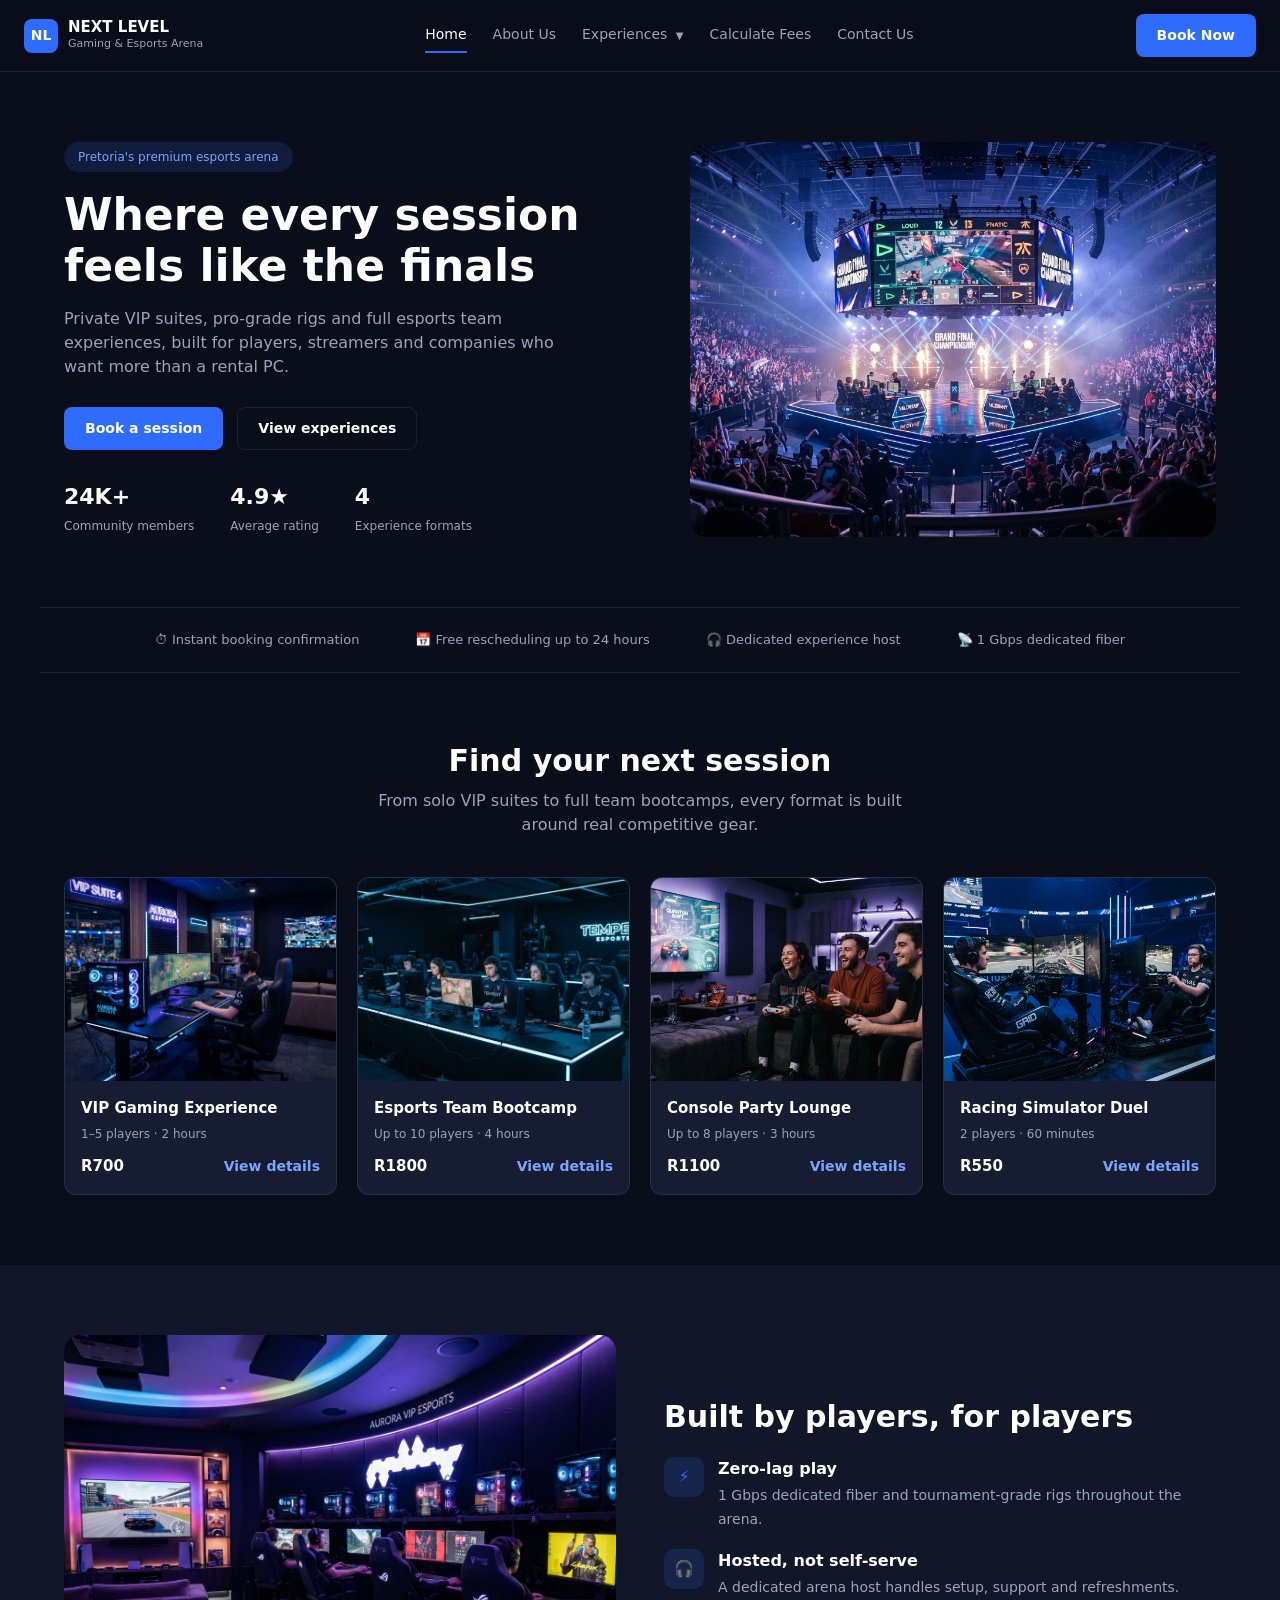
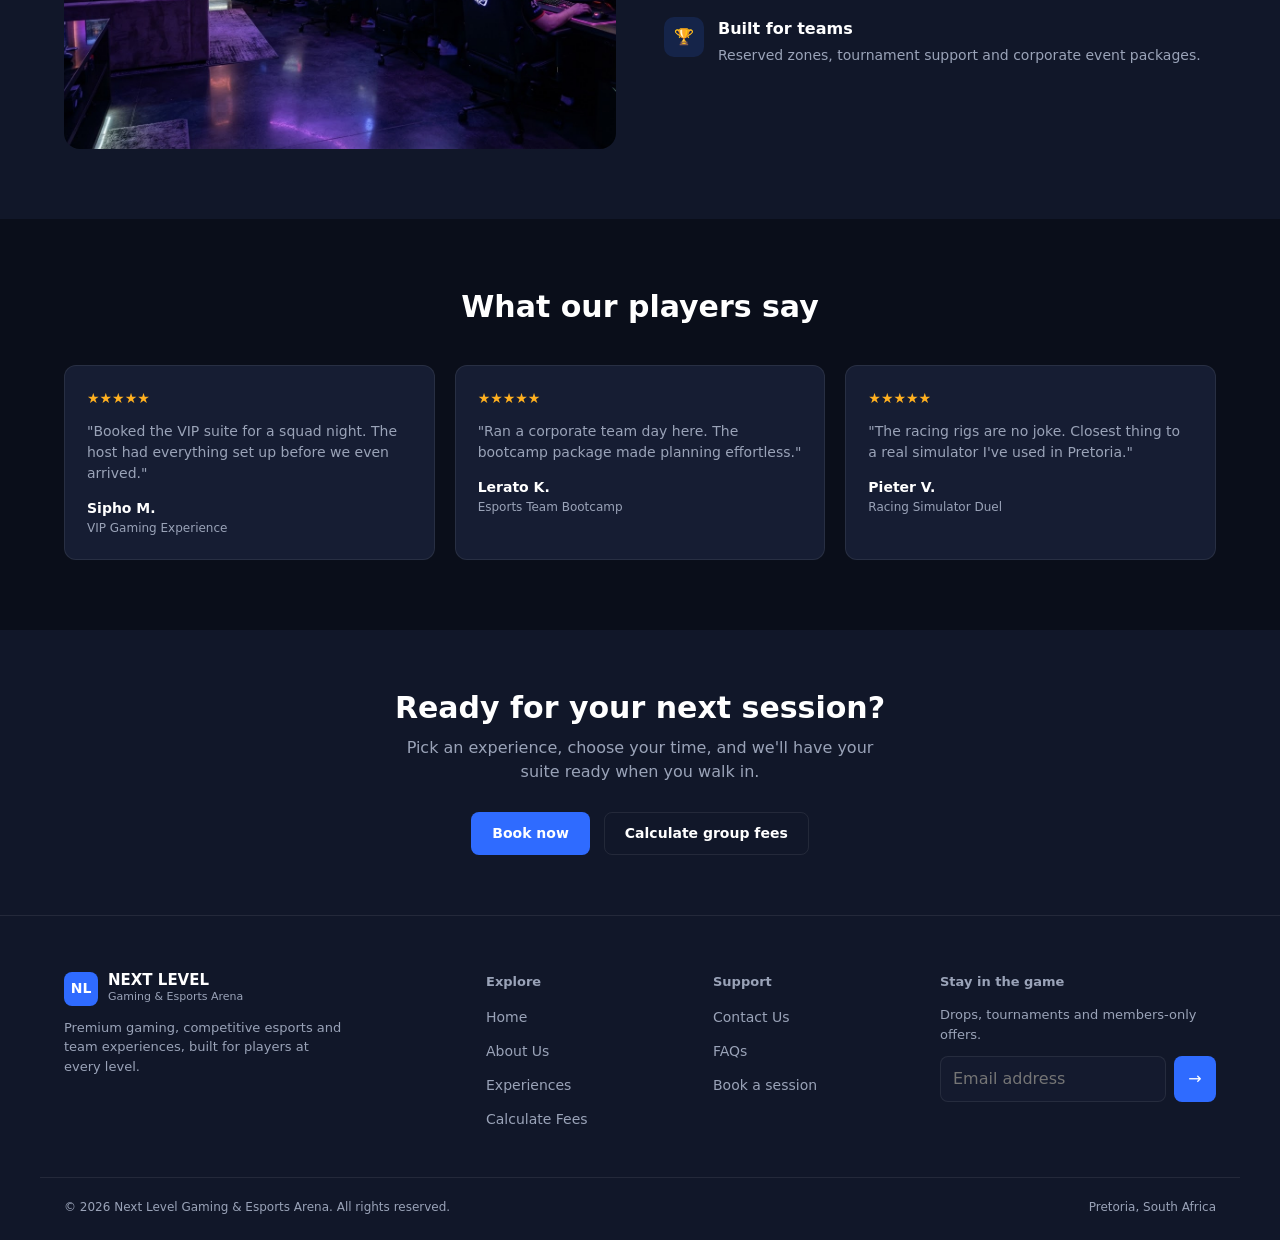
<file: index.html>
<!DOCTYPE html>
<html lang="en">
<head>
<meta charset="UTF-8">
<meta name="viewport" content="width=device-width, initial-scale=1.0">
<meta name="description" content="Private VIP gaming suites, esports team bootcamps, console lounges and racing simulators in Pretoria.">
<title>Next Level | Gaming & Esports Arena in Pretoria</title>
<link rel="icon" href="images/favicon.svg" type="image/svg+xml">
<link rel="stylesheet" href="css/style.css">
</head>
<body>
<a class="skip-link" href="#main">Skip to content</a>
<header class="navbar"><a class="logo" href="index.html" aria-label="Next Level home"><div class="mark">NL</div><div><div class="name">NEXT LEVEL</div><div class="sub">Gaming &amp; Esports Arena</div></div></a><nav id="site-nav" class="navlinks" aria-label="Main"><a href="index.html" aria-current="page">Home</a><a href="about.html">About Us</a><div class="dropdown"><button type="button" class="dropdown-toggle" aria-expanded="false" aria-haspopup="true" aria-controls="exp-menu">Experiences <span class="caret" aria-hidden="true">▼</span></button><ul class="dropdown-menu" id="exp-menu"><li><a class="all" href="experiences.html">All experiences</a></li><li><a href="experiences.html#vip">VIP Gaming Experience<small>1–5 players · 2 hours · R700</small></a></li><li><a href="experiences.html#bootcamp">Esports Team Bootcamp<small>Up to 10 players · 4 hours · R1800</small></a></li><li><a href="experiences.html#console">Console Party Lounge<small>Up to 8 players · 3 hours · R1100</small></a></li><li><a href="experiences.html#racing">Racing Simulator Duel<small>2 players · 60 minutes · R550</small></a></li></ul></div><a href="calculate-fees.html">Calculate Fees</a><a href="contact.html">Contact Us</a></nav><a class="btn" href="book.html">Book Now</a><button type="button" class="nav-toggle" aria-label="Open menu" aria-expanded="false" aria-controls="site-nav">☰</button></header>
<main id="main">

<section class="hero">
  <div class="container hero-grid">
    <div>
      <span class="badge">Pretoria's premium esports arena</span>
      <h1>Where every session feels like the finals</h1>
      <p class="lead">Private VIP suites, pro-grade rigs and full esports team experiences, built for players, streamers and companies who want more than a rental PC.</p>
      <div class="hero-ctas">
        <a class="btn" href="book.html">Book a session</a>
        <a class="btn btn-outline" href="experiences.html">View experiences</a>
      </div>
      <div class="hero-stats">
        <div><strong>24K+</strong><span>Community members</span></div>
        <div><strong>4.9★</strong><span>Average rating</span></div>
        <div><strong>4</strong><span>Experience formats</span></div>
      </div>
    </div>
    <img class="hero-photo" src="images/photo-01.png" alt="Packed esports arena during a championship match">
  </div>
</section>

<div class="container trust">
  <span>⏱ Instant booking confirmation</span>
  <span>📅 Free rescheduling up to 24 hours</span>
  <span>🎧 Dedicated experience host</span>
  <span>📡 1 Gbps dedicated fiber</span>
</div>

<section class="section container">
  <div class="section-head">
    <h2>Find your next session</h2>
    <p>From solo VIP suites to full team bootcamps, every format is built around real competitive gear.</p>
  </div>
  <div class="grid-4"><article class="card"><img class="card-img" src="images/photo-14.png" alt="Private VIP gaming suite" loading="lazy"><div class="card-body"><h3>VIP Gaming Experience</h3><p class="meta">1–5 players · 2 hours</p><div class="card-footer"><span class="price">R700</span><a class="link" href="experiences.html#vip">View details</a></div></div></article><article class="card"><img class="card-img" src="images/photo-19.png" alt="Esports team competing together" loading="lazy"><div class="card-body"><h3>Esports Team Bootcamp</h3><p class="meta">Up to 10 players · 4 hours</p><div class="card-footer"><span class="price">R1800</span><a class="link" href="experiences.html#bootcamp">View details</a></div></div></article><article class="card"><img class="card-img" src="images/photo-18.png" alt="Friends playing console games together on a couch" loading="lazy"><div class="card-body"><h3>Console Party Lounge</h3><p class="meta">Up to 8 players · 3 hours</p><div class="card-footer"><span class="price">R1100</span><a class="link" href="experiences.html#console">View details</a></div></div></article><article class="card"><img class="card-img" src="images/photo-11.png" alt="Two racing simulator cockpits side by side" loading="lazy"><div class="card-body"><h3>Racing Simulator Duel</h3><p class="meta">2 players · 60 minutes</p><div class="card-footer"><span class="price">R550</span><a class="link" href="experiences.html#racing">View details</a></div></div></article></div>
</section>

<section class="section alt">
  <div class="container split">
    <img class="split-img" src="images/photo-16.png" alt="Ambient VIP esports lounge with neon lighting" loading="lazy">
    <div>
      <h2>Built by players, for players</h2>
      <ul class="feature-list" style="margin-top:22px;">
        <li><div class="feature-ic">⚡</div><div><strong>Zero-lag play</strong><span class="txt">1 Gbps dedicated fiber and tournament-grade rigs throughout the arena.</span></div></li>
        <li><div class="feature-ic">🎧</div><div><strong>Hosted, not self-serve</strong><span class="txt">A dedicated arena host handles setup, support and refreshments.</span></div></li>
        <li><div class="feature-ic">🏆</div><div><strong>Built for teams</strong><span class="txt">Reserved zones, tournament support and corporate event packages.</span></div></li>
      </ul>
    </div>
  </div>
</section>

<section class="section container">
  <div class="section-head"><h2>What our players say</h2></div>
  <div class="grid-3">
    <figure class="card pad-card"><div class="stars" aria-label="5 out of 5 stars">★★★★★</div><p>"Booked the VIP suite for a squad night. The host had everything set up before we even arrived."</p><figcaption><div class="person">Sipho M.</div><div class="person-role">VIP Gaming Experience</div></figcaption></figure>
    <figure class="card pad-card"><div class="stars" aria-label="5 out of 5 stars">★★★★★</div><p>"Ran a corporate team day here. The bootcamp package made planning effortless."</p><figcaption><div class="person">Lerato K.</div><div class="person-role">Esports Team Bootcamp</div></figcaption></figure>
    <figure class="card pad-card"><div class="stars" aria-label="5 out of 5 stars">★★★★★</div><p>"The racing rigs are no joke. Closest thing to a real simulator I've used in Pretoria."</p><figcaption><div class="person">Pieter V.</div><div class="person-role">Racing Simulator Duel</div></figcaption></figure>
  </div>
</section>

<section class="cta-band">
  <h2>Ready for your next session?</h2>
  <p>Pick an experience, choose your time, and we'll have your suite ready when you walk in.</p>
  <div class="cta-actions">
    <a class="btn" href="book.html">Book now</a>
    <a class="btn btn-outline" href="calculate-fees.html">Calculate group fees</a>
  </div>
</section>

</main>
<footer>
  <div class="container footer-grid">
    <div>
      <div class="logo"><div class="mark">NL</div><div><div class="name">NEXT LEVEL</div><div class="sub">Gaming &amp; Esports Arena</div></div></div>
      <p>Premium gaming, competitive esports and team experiences, built for players at every level.</p>
    </div>
    <div><h4>Explore</h4><ul><li><a href="index.html">Home</a></li><li><a href="about.html">About Us</a></li><li><a href="experiences.html">Experiences</a></li><li><a href="calculate-fees.html">Calculate Fees</a></li></ul></div>
    <div><h4>Support</h4><ul><li><a href="contact.html">Contact Us</a></li><li><a href="contact.html#faq">FAQs</a></li><li><a href="book.html">Book a session</a></li></ul></div>
    <div>
      <h4>Stay in the game</h4>
      <p style="margin-top:0;">Drops, tournaments and members-only offers.</p>
      <form class="newsletter" novalidate>
        <label class="visually-hidden" for="nl-email">Email address</label>
        <div class="row"><input id="nl-email" type="email" placeholder="Email address" autocomplete="email"><button type="submit" aria-label="Subscribe">→</button></div>
        <p class="msg" role="status" aria-live="polite"></p>
      </form>
    </div>
  </div>
  <div class="container footer-bottom">
    <span>© <span data-year>2026</span> Next Level Gaming &amp; Esports Arena. All rights reserved.</span>
    <span>Pretoria, South Africa</span>
  </div>
</footer>
<script src="js/main.js" defer></script>
</body>
</html>
</file>
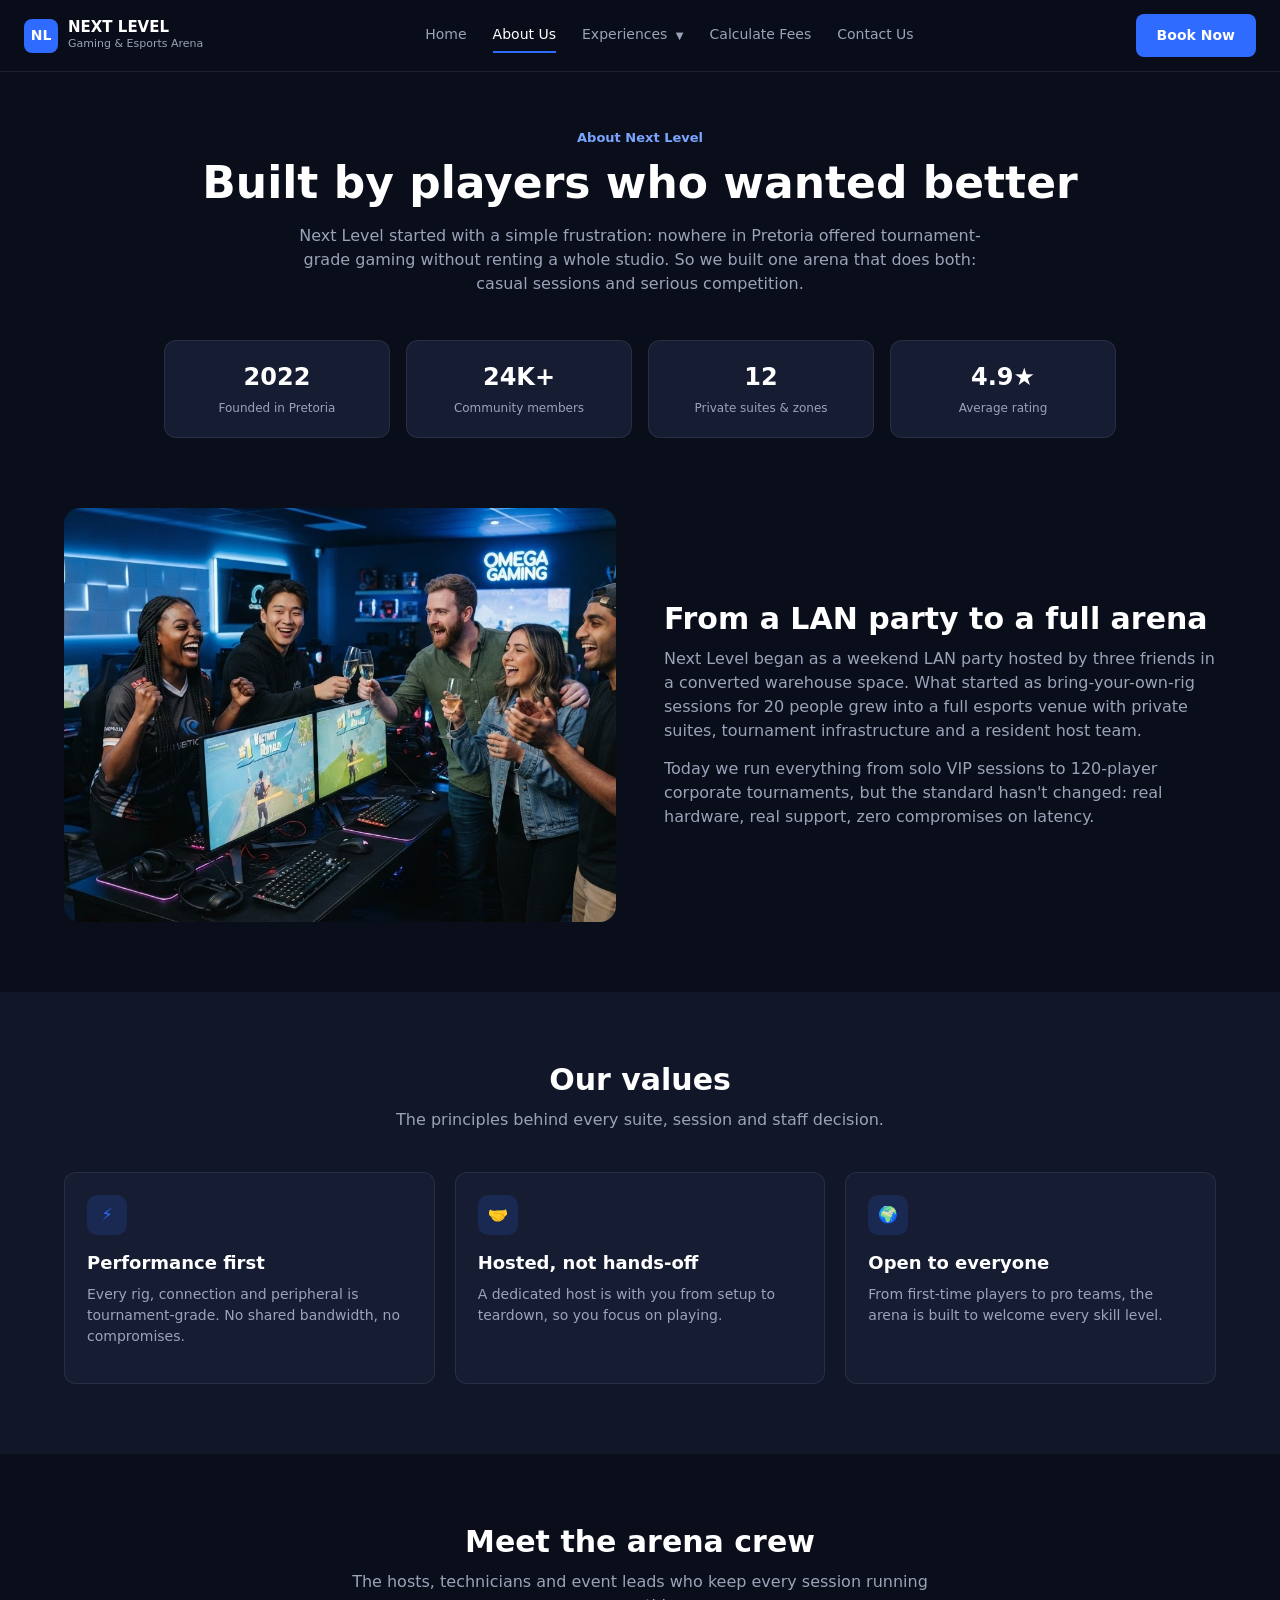
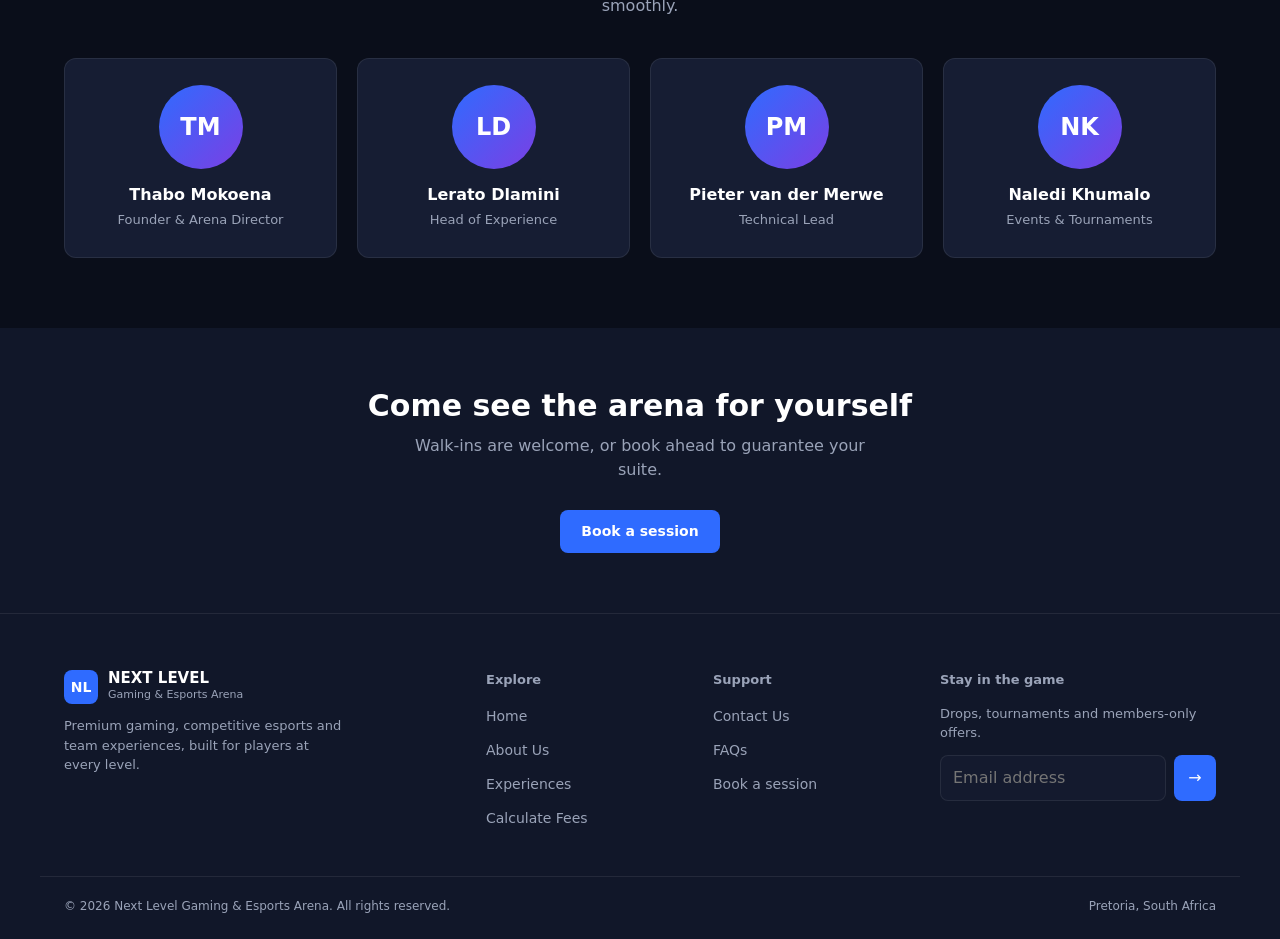
<file: about.html>
<!DOCTYPE html>
<html lang="en">
<head>
<meta charset="UTF-8">
<meta name="viewport" content="width=device-width, initial-scale=1.0">
<meta name="description" content="The story, values and crew behind Next Level, Pretoria's gaming and esports arena.">
<title>About Us | Next Level</title>
<link rel="icon" href="images/favicon.svg" type="image/svg+xml">
<link rel="stylesheet" href="css/style.css">
</head>
<body>
<a class="skip-link" href="#main">Skip to content</a>
<header class="navbar"><a class="logo" href="index.html" aria-label="Next Level home"><div class="mark">NL</div><div><div class="name">NEXT LEVEL</div><div class="sub">Gaming &amp; Esports Arena</div></div></a><nav id="site-nav" class="navlinks" aria-label="Main"><a href="index.html">Home</a><a href="about.html" aria-current="page">About Us</a><div class="dropdown"><button type="button" class="dropdown-toggle" aria-expanded="false" aria-haspopup="true" aria-controls="exp-menu">Experiences <span class="caret" aria-hidden="true">▼</span></button><ul class="dropdown-menu" id="exp-menu"><li><a class="all" href="experiences.html">All experiences</a></li><li><a href="experiences.html#vip">VIP Gaming Experience<small>1–5 players · 2 hours · R700</small></a></li><li><a href="experiences.html#bootcamp">Esports Team Bootcamp<small>Up to 10 players · 4 hours · R1800</small></a></li><li><a href="experiences.html#console">Console Party Lounge<small>Up to 8 players · 3 hours · R1100</small></a></li><li><a href="experiences.html#racing">Racing Simulator Duel<small>2 players · 60 minutes · R550</small></a></li></ul></div><a href="calculate-fees.html">Calculate Fees</a><a href="contact.html">Contact Us</a></nav><a class="btn" href="book.html">Book Now</a><button type="button" class="nav-toggle" aria-label="Open menu" aria-expanded="false" aria-controls="site-nav">☰</button></header>
<main id="main">

<section class="hero-center container">
  <div class="eyebrow">About Next Level</div>
  <h1>Built by players who wanted better</h1>
  <p class="lead" style="max-width:700px;">Next Level started with a simple frustration: nowhere in Pretoria offered tournament-grade gaming without renting a whole studio. So we built one arena that does both: casual sessions and serious competition.</p>
</section>

<div class="stat-strip">
  <div class="stat-card"><strong>2022</strong><span>Founded in Pretoria</span></div>
  <div class="stat-card"><strong>24K+</strong><span>Community members</span></div>
  <div class="stat-card"><strong>12</strong><span>Private suites &amp; zones</span></div>
  <div class="stat-card"><strong>4.9★</strong><span>Average rating</span></div>
</div>

<section class="section container">
  <div class="split">
    <img class="split-img" src="images/photo-13.png" alt="Friends celebrating together at Next Level" loading="lazy">
    <div>
      <h2>From a LAN party to a full arena</h2>
      <p class="muted" style="margin-bottom:14px;">Next Level began as a weekend LAN party hosted by three friends in a converted warehouse space. What started as bring-your-own-rig sessions for 20 people grew into a full esports venue with private suites, tournament infrastructure and a resident host team.</p>
      <p class="muted">Today we run everything from solo VIP sessions to 120-player corporate tournaments, but the standard hasn't changed: real hardware, real support, zero compromises on latency.</p>
    </div>
  </div>
</section>

<section class="section alt">
  <div class="container">
    <div class="section-head"><h2>Our values</h2><p>The principles behind every suite, session and staff decision.</p></div>
    <div class="grid-3">
      <div class="card pad-card"><div class="feature-ic" style="margin-bottom:14px;">⚡</div><h3>Performance first</h3><p style="margin-top:8px;">Every rig, connection and peripheral is tournament-grade. No shared bandwidth, no compromises.</p></div>
      <div class="card pad-card"><div class="feature-ic" style="margin-bottom:14px;">🤝</div><h3>Hosted, not hands-off</h3><p style="margin-top:8px;">A dedicated host is with you from setup to teardown, so you focus on playing.</p></div>
      <div class="card pad-card"><div class="feature-ic" style="margin-bottom:14px;">🌍</div><h3>Open to everyone</h3><p style="margin-top:8px;">From first-time players to pro teams, the arena is built to welcome every skill level.</p></div>
    </div>
  </div>
</section>

<section class="section container">
  <div class="section-head"><h2>Meet the arena crew</h2><p>The hosts, technicians and event leads who keep every session running smoothly.</p></div>
  <div class="grid-4"><div class="card team-card"><div class="avatar" aria-hidden="true">TM</div><h4>Thabo Mokoena</h4><span>Founder & Arena Director</span></div><div class="card team-card"><div class="avatar" aria-hidden="true">LD</div><h4>Lerato Dlamini</h4><span>Head of Experience</span></div><div class="card team-card"><div class="avatar" aria-hidden="true">PM</div><h4>Pieter van der Merwe</h4><span>Technical Lead</span></div><div class="card team-card"><div class="avatar" aria-hidden="true">NK</div><h4>Naledi Khumalo</h4><span>Events & Tournaments</span></div></div>
</section>

<section class="cta-band">
  <h2>Come see the arena for yourself</h2>
  <p>Walk-ins are welcome, or book ahead to guarantee your suite.</p>
  <div class="cta-actions"><a class="btn" href="book.html">Book a session</a></div>
</section>

</main>
<footer>
  <div class="container footer-grid">
    <div>
      <div class="logo"><div class="mark">NL</div><div><div class="name">NEXT LEVEL</div><div class="sub">Gaming &amp; Esports Arena</div></div></div>
      <p>Premium gaming, competitive esports and team experiences, built for players at every level.</p>
    </div>
    <div><h4>Explore</h4><ul><li><a href="index.html">Home</a></li><li><a href="about.html">About Us</a></li><li><a href="experiences.html">Experiences</a></li><li><a href="calculate-fees.html">Calculate Fees</a></li></ul></div>
    <div><h4>Support</h4><ul><li><a href="contact.html">Contact Us</a></li><li><a href="contact.html#faq">FAQs</a></li><li><a href="book.html">Book a session</a></li></ul></div>
    <div>
      <h4>Stay in the game</h4>
      <p style="margin-top:0;">Drops, tournaments and members-only offers.</p>
      <form class="newsletter" novalidate>
        <label class="visually-hidden" for="nl-email">Email address</label>
        <div class="row"><input id="nl-email" type="email" placeholder="Email address" autocomplete="email"><button type="submit" aria-label="Subscribe">→</button></div>
        <p class="msg" role="status" aria-live="polite"></p>
      </form>
    </div>
  </div>
  <div class="container footer-bottom">
    <span>© <span data-year>2026</span> Next Level Gaming &amp; Esports Arena. All rights reserved.</span>
    <span>Pretoria, South Africa</span>
  </div>
</footer>
<script src="js/main.js" defer></script>
</body>
</html>
</file>
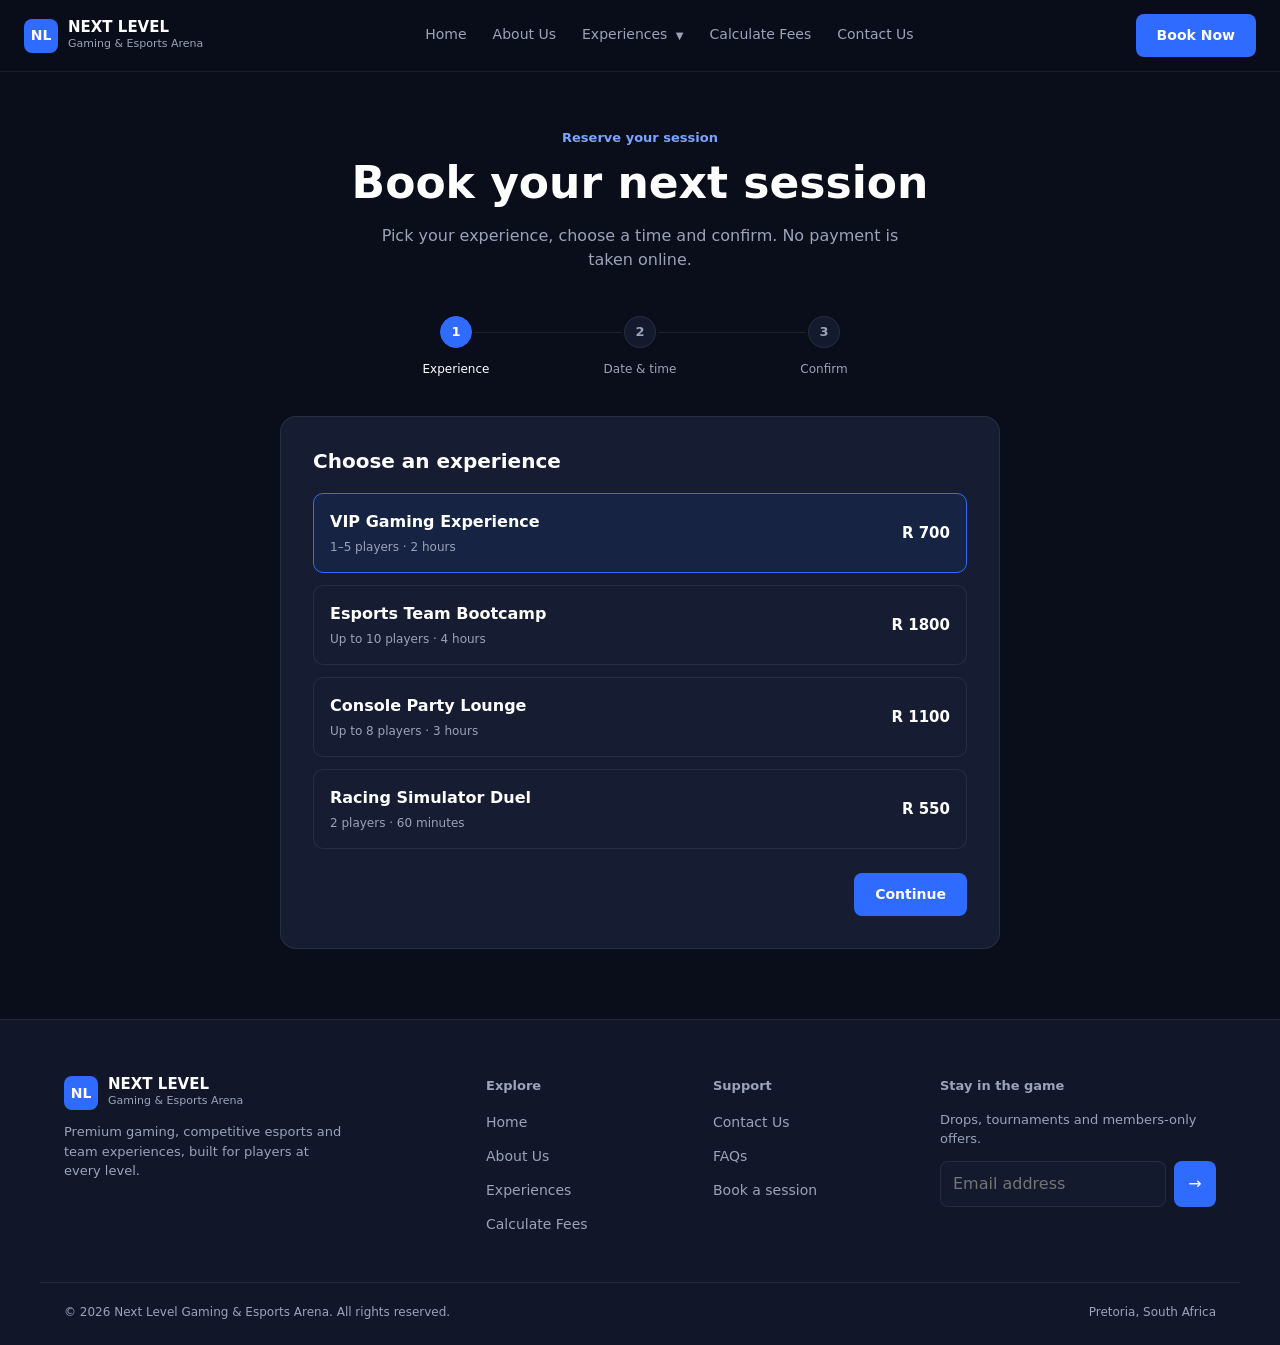
<file: book.html>
<!DOCTYPE html>
<html lang="en">
<head>
<meta charset="UTF-8">
<meta name="viewport" content="width=device-width, initial-scale=1.0">
<meta name="description" content="Book a VIP suite, team bootcamp, console lounge or racing simulator at Next Level.">
<title>Book a Session | Next Level</title>
<link rel="icon" href="images/favicon.svg" type="image/svg+xml">
<link rel="stylesheet" href="css/style.css">
</head>
<body>
<a class="skip-link" href="#main">Skip to content</a>
<header class="navbar"><a class="logo" href="index.html" aria-label="Next Level home"><div class="mark">NL</div><div><div class="name">NEXT LEVEL</div><div class="sub">Gaming &amp; Esports Arena</div></div></a><nav id="site-nav" class="navlinks" aria-label="Main"><a href="index.html">Home</a><a href="about.html">About Us</a><div class="dropdown"><button type="button" class="dropdown-toggle" aria-expanded="false" aria-haspopup="true" aria-controls="exp-menu">Experiences <span class="caret" aria-hidden="true">▼</span></button><ul class="dropdown-menu" id="exp-menu"><li><a class="all" href="experiences.html">All experiences</a></li><li><a href="experiences.html#vip">VIP Gaming Experience<small>1–5 players · 2 hours · R700</small></a></li><li><a href="experiences.html#bootcamp">Esports Team Bootcamp<small>Up to 10 players · 4 hours · R1800</small></a></li><li><a href="experiences.html#console">Console Party Lounge<small>Up to 8 players · 3 hours · R1100</small></a></li><li><a href="experiences.html#racing">Racing Simulator Duel<small>2 players · 60 minutes · R550</small></a></li></ul></div><a href="calculate-fees.html">Calculate Fees</a><a href="contact.html">Contact Us</a></nav><a class="btn" href="book.html">Book Now</a><button type="button" class="nav-toggle" aria-label="Open menu" aria-expanded="false" aria-controls="site-nav">☰</button></header>
<main id="main">

<section class="hero-center container">
  <div class="eyebrow">Reserve your session</div>
  <h1>Book your next session</h1>
  <p class="lead">Pick your experience, choose a time and confirm. No payment is taken online.</p>
</section>

<ol class="stepper" id="stepper" aria-label="Booking progress" style="list-style:none;">
  <li class="step active" data-step="1" aria-current="step"><div class="dot">1</div><span>Experience</span></li>
  <li class="step" data-step="2"><div class="dot">2</div><span>Date &amp; time</span></li>
  <li class="step" data-step="3"><div class="dot">3</div><span>Confirm</span></li>
</ol>

<section class="booking-section">
  <div class="panel" id="bookingPanel">
    <div class="form-alert error" id="bookAlert" role="alert" hidden></div>

    <div id="step1">
      <h2>Choose an experience</h2>
      <div id="expOptions"></div>
      <div class="panel-footer" style="justify-content:flex-end;"><button type="button" class="btn" data-next="2">Continue</button></div>
    </div>

    <div id="step2" hidden>
      <h2>Pick a date and time</h2>
      <div class="field-row">
        <div class="field"><label for="date">Date</label><input id="date" type="date" required data-validate="date"></div>
        <div class="field"><label for="time">Start time</label><input id="time" type="time" value="20:00" required data-validate="time"></div>
      </div>
      <div class="field"><label for="players">Players</label><select id="players"></select></div>
      <p class="muted" style="font-size:12px;">Open Mon–Thu and Sun 10:00 AM–12:00 AM, Fri 2:00 PM–2:00 AM, Sat 10:00 AM–2:00 AM. Sessions must finish before closing.</p>
      <div class="panel-footer"><button type="button" class="btn btn-outline" data-back="1">Back</button><button type="button" class="btn" data-next="3">Continue</button></div>
    </div>

    <div id="step3" hidden>
      <h2>Confirm your booking</h2>
      <div class="summary-box"><table class="compact-table" id="summaryTable"></table></div>
      <div class="field"><label for="bookName">Full name</label><input id="bookName" type="text" required data-validate="name" placeholder="Enter your full name" autocomplete="name"></div>
      <div class="field"><label for="bookPhone">Phone number</label><input id="bookPhone" type="tel" required data-validate="phone" placeholder="082 123 4567" autocomplete="tel"></div>
      <div class="check-field"><input id="terms" type="checkbox" required data-validate="checkbox"><label for="terms">I understand sessions can be rescheduled free up to 24 hours before the start time.</label></div>
      <div class="panel-footer"><button type="button" class="btn btn-outline" data-back="2">Back</button><button type="button" class="btn" id="confirmBtn">Confirm booking</button></div>
    </div>

    <div id="stepConfirm" hidden>
      <div class="confirm-box">
        <div class="confirm-icon" aria-hidden="true">✔</div>
        <h2>You're booked, <span id="confirmName"></span>!</h2>
        <p>Our host will have your session ready when you arrive. Quote your reference at the desk.</p>
        <div class="ref-code" id="refCode"></div>
        <div class="summary-box"><table class="compact-table" id="confirmTable"></table></div>
        <div class="confirm-actions"><a class="btn" href="index.html">Back to home</a><button type="button" class="btn btn-outline" id="newBooking">Make another booking</button></div>
      </div>
    </div>
  </div>
</section>

</main>
<footer>
  <div class="container footer-grid">
    <div>
      <div class="logo"><div class="mark">NL</div><div><div class="name">NEXT LEVEL</div><div class="sub">Gaming &amp; Esports Arena</div></div></div>
      <p>Premium gaming, competitive esports and team experiences, built for players at every level.</p>
    </div>
    <div><h4>Explore</h4><ul><li><a href="index.html">Home</a></li><li><a href="about.html">About Us</a></li><li><a href="experiences.html">Experiences</a></li><li><a href="calculate-fees.html">Calculate Fees</a></li></ul></div>
    <div><h4>Support</h4><ul><li><a href="contact.html">Contact Us</a></li><li><a href="contact.html#faq">FAQs</a></li><li><a href="book.html">Book a session</a></li></ul></div>
    <div>
      <h4>Stay in the game</h4>
      <p style="margin-top:0;">Drops, tournaments and members-only offers.</p>
      <form class="newsletter" novalidate>
        <label class="visually-hidden" for="nl-email">Email address</label>
        <div class="row"><input id="nl-email" type="email" placeholder="Email address" autocomplete="email"><button type="submit" aria-label="Subscribe">→</button></div>
        <p class="msg" role="status" aria-live="polite"></p>
      </form>
    </div>
  </div>
  <div class="container footer-bottom">
    <span>© <span data-year>2026</span> Next Level Gaming &amp; Esports Arena. All rights reserved.</span>
    <span>Pretoria, South Africa</span>
  </div>
</footer>
<script src="js/main.js" defer></script>
</body>
</html>
</file>
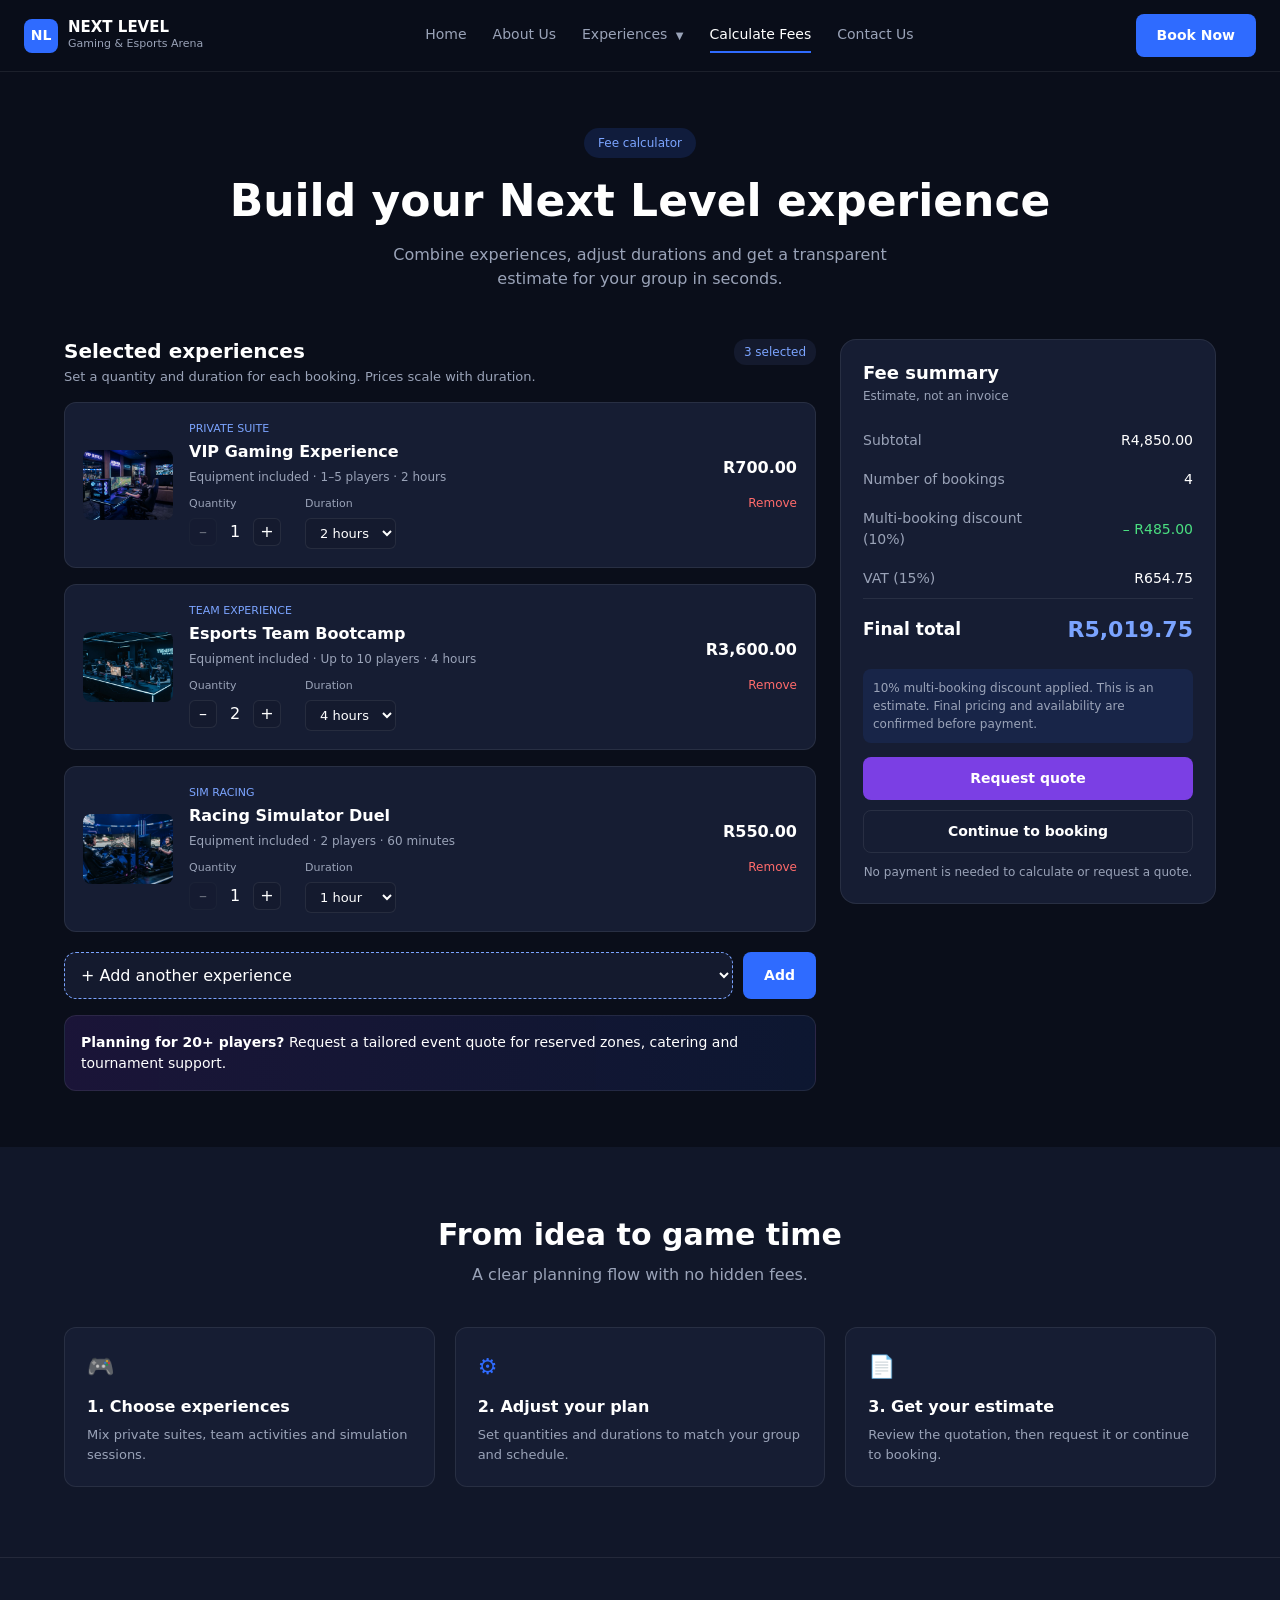
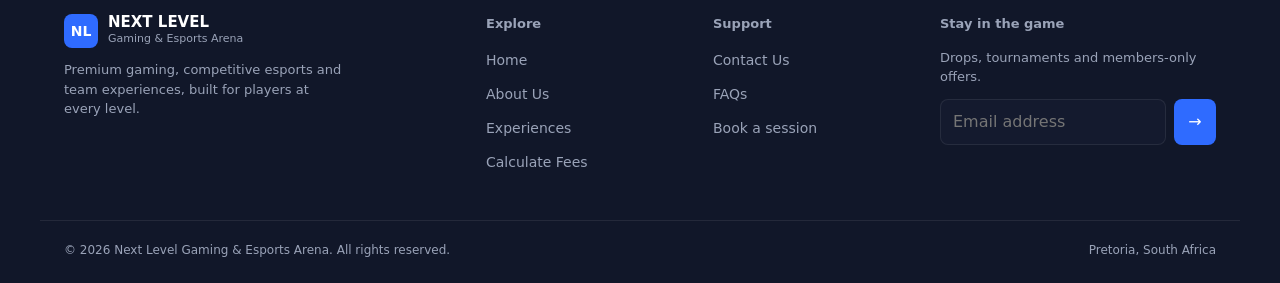
<file: calculate-fees.html>
<!DOCTYPE html>
<html lang="en">
<head>
<meta charset="UTF-8">
<meta name="viewport" content="width=device-width, initial-scale=1.0">
<meta name="description" content="Estimate the cost of a Next Level group booking, with multi-booking discount and VAT.">
<title>Calculate Fees | Next Level</title>
<link rel="icon" href="images/favicon.svg" type="image/svg+xml">
<link rel="stylesheet" href="css/style.css">
</head>
<body>
<a class="skip-link" href="#main">Skip to content</a>
<header class="navbar"><a class="logo" href="index.html" aria-label="Next Level home"><div class="mark">NL</div><div><div class="name">NEXT LEVEL</div><div class="sub">Gaming &amp; Esports Arena</div></div></a><nav id="site-nav" class="navlinks" aria-label="Main"><a href="index.html">Home</a><a href="about.html">About Us</a><div class="dropdown"><button type="button" class="dropdown-toggle" aria-expanded="false" aria-haspopup="true" aria-controls="exp-menu">Experiences <span class="caret" aria-hidden="true">▼</span></button><ul class="dropdown-menu" id="exp-menu"><li><a class="all" href="experiences.html">All experiences</a></li><li><a href="experiences.html#vip">VIP Gaming Experience<small>1–5 players · 2 hours · R700</small></a></li><li><a href="experiences.html#bootcamp">Esports Team Bootcamp<small>Up to 10 players · 4 hours · R1800</small></a></li><li><a href="experiences.html#console">Console Party Lounge<small>Up to 8 players · 3 hours · R1100</small></a></li><li><a href="experiences.html#racing">Racing Simulator Duel<small>2 players · 60 minutes · R550</small></a></li></ul></div><a href="calculate-fees.html" aria-current="page">Calculate Fees</a><a href="contact.html">Contact Us</a></nav><a class="btn" href="book.html">Book Now</a><button type="button" class="nav-toggle" aria-label="Open menu" aria-expanded="false" aria-controls="site-nav">☰</button></header>
<main id="main">

<section class="hero-center container">
  <span class="badge">Fee calculator</span>
  <h1>Build your Next Level experience</h1>
  <p class="lead">Combine experiences, adjust durations and get a transparent estimate for your group in seconds.</p>
</section>

<section class="calc-section container">
  <div class="calc-grid">
    <div>
      <div class="selected-head">
        <div><h2>Selected experiences</h2><p>Set a quantity and duration for each booking. Prices scale with duration.</p></div>
        <span class="count" id="selectedCount">0 selected</span>
      </div>
      <div id="calcList"></div>
      <div class="empty-state" id="calcEmpty" hidden><strong>Nothing selected yet</strong>Choose an experience below to start your estimate.</div>
      <div class="add-row">
        <label class="visually-hidden" for="addSelect">Add an experience</label>
        <select id="addSelect"><option value="">+ Add another experience</option></select>
        <button type="button" class="btn" id="addBtn">Add</button>
      </div>
      <div class="custom-banner"><strong>Planning for 20+ players?</strong> Request a tailored event quote for reserved zones, catering and tournament support.</div>
    </div>

    <aside class="summary" aria-labelledby="sumTitle">
      <div class="summary-head"><h2 id="sumTitle">Fee summary</h2><small>Estimate, not an invoice</small></div>
      <table class="compact-table" aria-live="polite">
        <tbody>
          <tr><th scope="row">Subtotal</th><td id="subtotal">R0.00</td></tr>
          <tr><th scope="row">Number of bookings</th><td id="bookingCount">0</td></tr>
          <tr class="discount"><th scope="row">Multi-booking discount (10%)</th><td id="discount">– R0.00</td></tr>
          <tr><th scope="row">VAT (15%)</th><td id="vat">R0.00</td></tr>
          <tr class="total"><th scope="row">Final total</th><td id="finalTotal">R0.00</td></tr>
        </tbody>
      </table>
      <p class="hint" id="discountHint"></p>
      <button type="button" class="btn btn-purple btn-block" id="quoteBtn">Request quote</button>
      <button type="button" class="btn btn-outline btn-block" id="continueBtn">Continue to booking</button>
      <p class="muted" style="text-align:center;font-size:12px;">No payment is needed to calculate or request a quote.</p>
    </aside>
  </div>
</section>

<section class="section alt">
  <div class="container">
    <div class="section-head"><h2>From idea to game time</h2><p>A clear planning flow with no hidden fees.</p></div>
    <div class="grid-3">
      <div class="card flow-card"><div class="ic">🎮</div><h3>1. Choose experiences</h3><p>Mix private suites, team activities and simulation sessions.</p></div>
      <div class="card flow-card"><div class="ic">⚙</div><h3>2. Adjust your plan</h3><p>Set quantities and durations to match your group and schedule.</p></div>
      <div class="card flow-card"><div class="ic">📄</div><h3>3. Get your estimate</h3><p>Review the quotation, then request it or continue to booking.</p></div>
    </div>
  </div>
</section>

<dialog id="quoteDialog" aria-labelledby="quoteTitle">
  <form id="quoteForm" method="dialog" novalidate>
    <h2 id="quoteTitle">Request a quote</h2>
    <p class="muted" style="margin-bottom:18px;font-size:14px;">We'll email your estimate and confirm availability.</p>
    <div class="field"><label for="quoteName">Full name</label><input id="quoteName" type="text" required data-validate="name" autocomplete="name"></div>
    <div class="field"><label for="quoteEmail">Email address</label><input id="quoteEmail" type="email" required data-validate="email" autocomplete="email"></div>
    <div class="dialog-actions">
      <button type="button" class="btn btn-outline" id="quoteCancel">Cancel</button>
      <button type="submit" class="btn btn-purple">Send request</button>
    </div>
  </form>
</dialog>

</main>
<footer>
  <div class="container footer-grid">
    <div>
      <div class="logo"><div class="mark">NL</div><div><div class="name">NEXT LEVEL</div><div class="sub">Gaming &amp; Esports Arena</div></div></div>
      <p>Premium gaming, competitive esports and team experiences, built for players at every level.</p>
    </div>
    <div><h4>Explore</h4><ul><li><a href="index.html">Home</a></li><li><a href="about.html">About Us</a></li><li><a href="experiences.html">Experiences</a></li><li><a href="calculate-fees.html">Calculate Fees</a></li></ul></div>
    <div><h4>Support</h4><ul><li><a href="contact.html">Contact Us</a></li><li><a href="contact.html#faq">FAQs</a></li><li><a href="book.html">Book a session</a></li></ul></div>
    <div>
      <h4>Stay in the game</h4>
      <p style="margin-top:0;">Drops, tournaments and members-only offers.</p>
      <form class="newsletter" novalidate>
        <label class="visually-hidden" for="nl-email">Email address</label>
        <div class="row"><input id="nl-email" type="email" placeholder="Email address" autocomplete="email"><button type="submit" aria-label="Subscribe">→</button></div>
        <p class="msg" role="status" aria-live="polite"></p>
      </form>
    </div>
  </div>
  <div class="container footer-bottom">
    <span>© <span data-year>2026</span> Next Level Gaming &amp; Esports Arena. All rights reserved.</span>
    <span>Pretoria, South Africa</span>
  </div>
</footer>
<script src="js/main.js" defer></script>
</body>
</html>
</file>
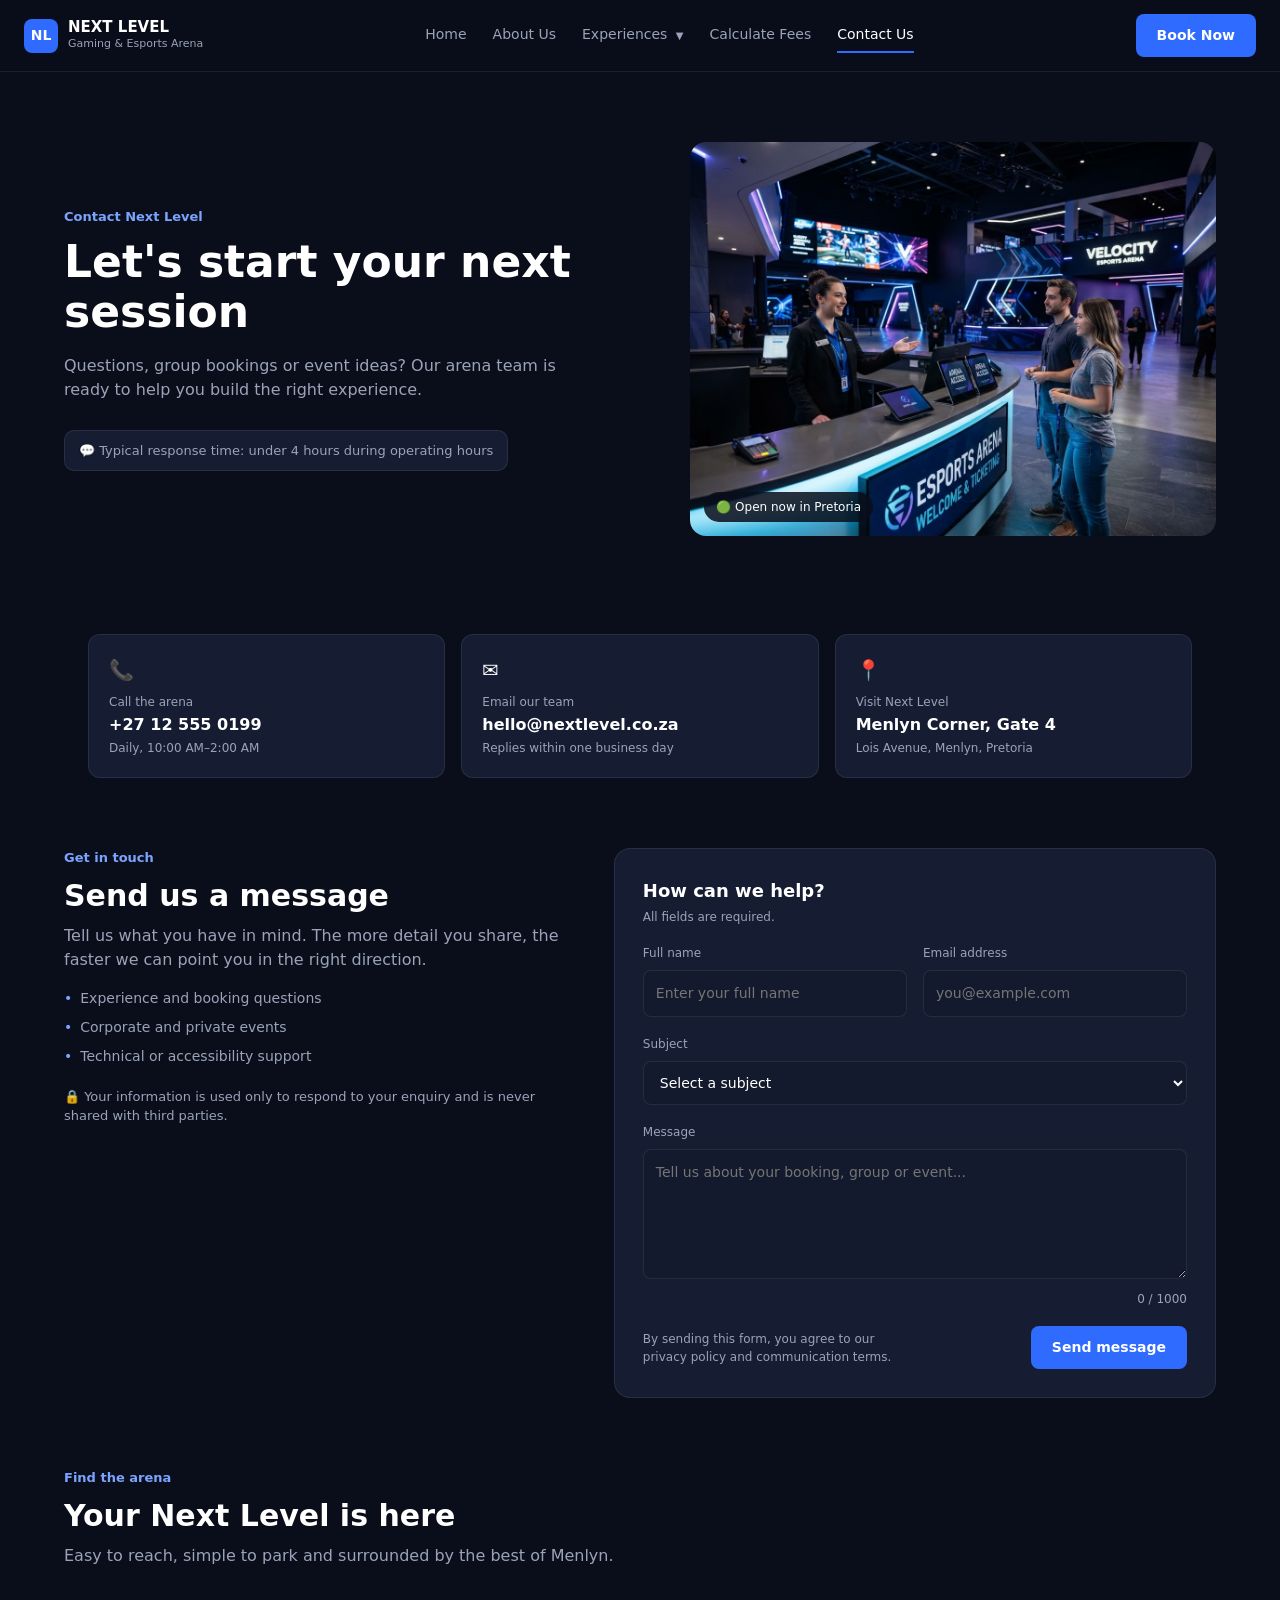
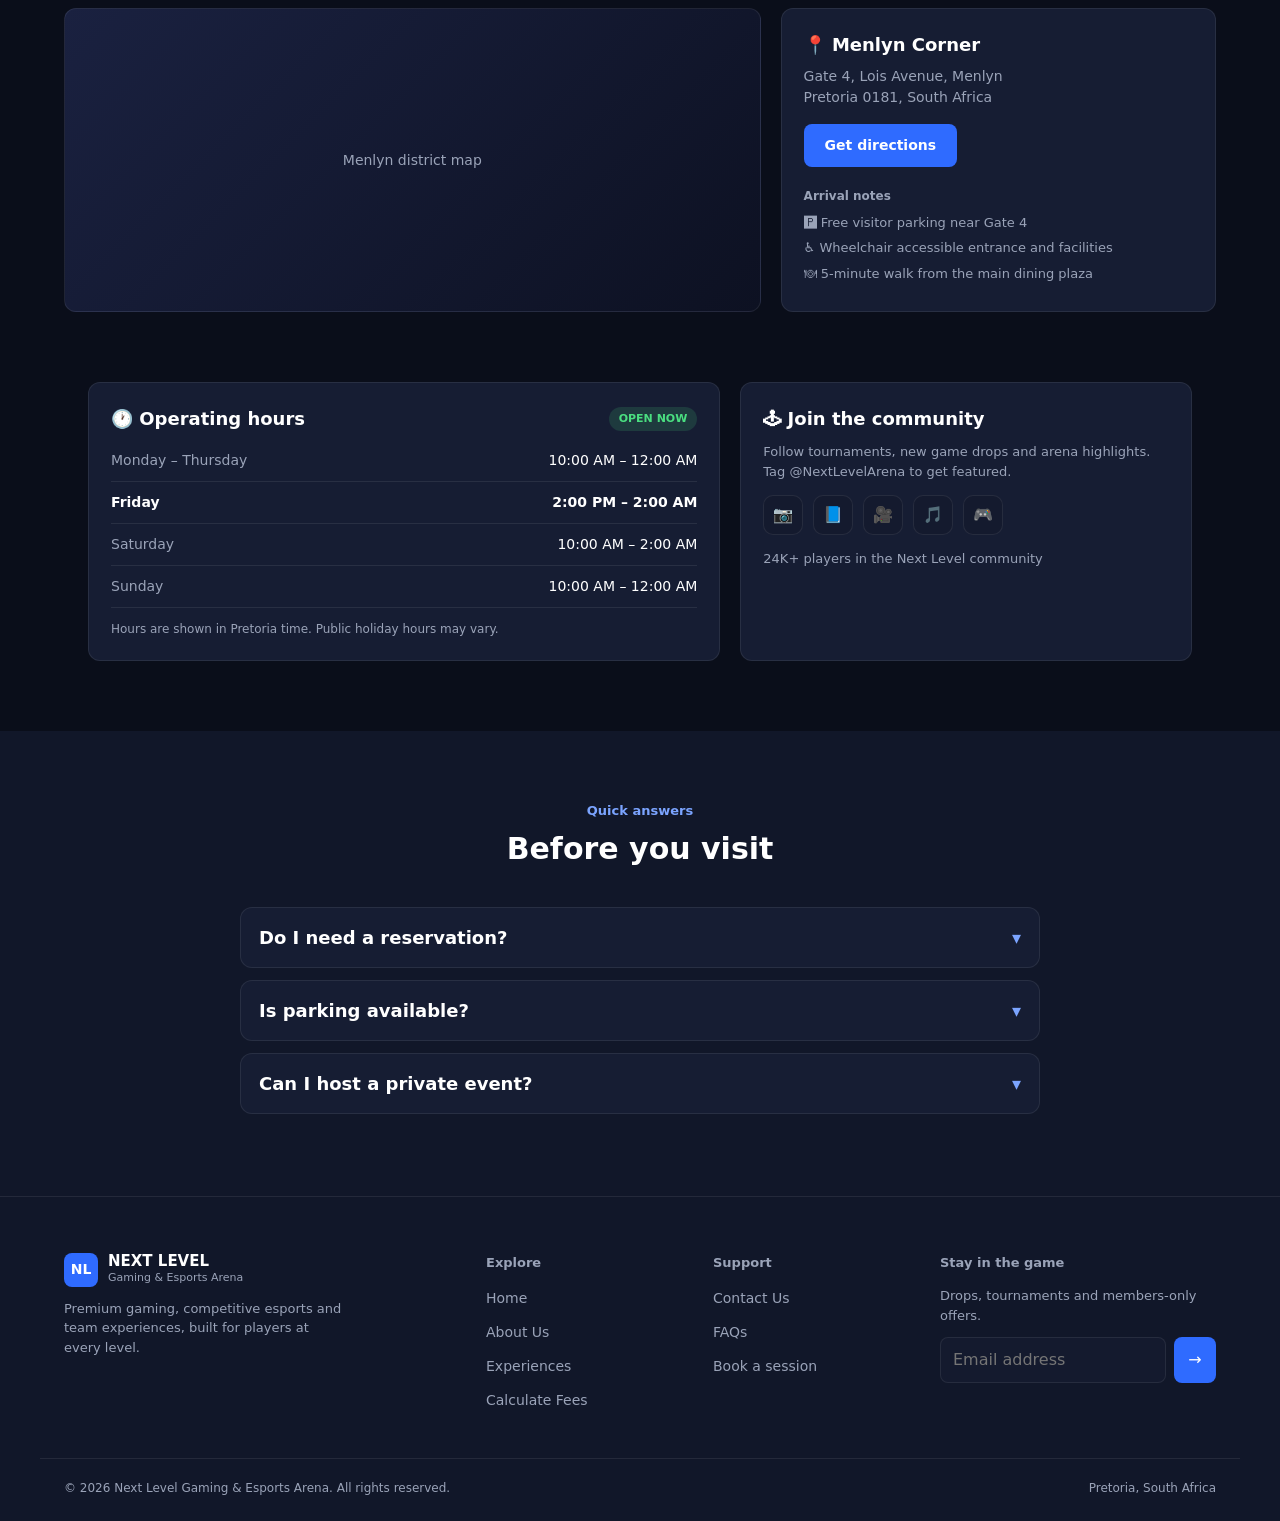
<file: contact.html>
<!DOCTYPE html>
<html lang="en">
<head>
<meta charset="UTF-8">
<meta name="viewport" content="width=device-width, initial-scale=1.0">
<meta name="description" content="Contact the Next Level arena team: call, email, send a message, or find us at Menlyn Corner.">
<title>Contact Us | Next Level</title>
<link rel="icon" href="images/favicon.svg" type="image/svg+xml">
<link rel="stylesheet" href="css/style.css">
</head>
<body>
<a class="skip-link" href="#main">Skip to content</a>
<header class="navbar"><a class="logo" href="index.html" aria-label="Next Level home"><div class="mark">NL</div><div><div class="name">NEXT LEVEL</div><div class="sub">Gaming &amp; Esports Arena</div></div></a><nav id="site-nav" class="navlinks" aria-label="Main"><a href="index.html">Home</a><a href="about.html">About Us</a><div class="dropdown"><button type="button" class="dropdown-toggle" aria-expanded="false" aria-haspopup="true" aria-controls="exp-menu">Experiences <span class="caret" aria-hidden="true">▼</span></button><ul class="dropdown-menu" id="exp-menu"><li><a class="all" href="experiences.html">All experiences</a></li><li><a href="experiences.html#vip">VIP Gaming Experience<small>1–5 players · 2 hours · R700</small></a></li><li><a href="experiences.html#bootcamp">Esports Team Bootcamp<small>Up to 10 players · 4 hours · R1800</small></a></li><li><a href="experiences.html#console">Console Party Lounge<small>Up to 8 players · 3 hours · R1100</small></a></li><li><a href="experiences.html#racing">Racing Simulator Duel<small>2 players · 60 minutes · R550</small></a></li></ul></div><a href="calculate-fees.html">Calculate Fees</a><a href="contact.html" aria-current="page">Contact Us</a></nav><a class="btn" href="book.html">Book Now</a><button type="button" class="nav-toggle" aria-label="Open menu" aria-expanded="false" aria-controls="site-nav">☰</button></header>
<main id="main">

<section class="hero container">
  <div class="hero-grid">
    <div>
      <div class="eyebrow">Contact Next Level</div>
      <h1>Let's start your next session</h1>
      <p class="lead">Questions, group bookings or event ideas? Our arena team is ready to help you build the right experience.</p>
      <div class="resp-note">💬 Typical response time: under 4 hours during operating hours</div>
    </div>
    <div class="hero-photo-wrap">
      <img class="hero-photo" src="images/photo-15.png" alt="Staff welcoming visitors at the arena reception desk">
      <div class="tag">🟢 <span data-open-tag>Open daily until midnight or later</span></div>
    </div>
  </div>
</section>

<section class="method-strip">
  <div class="method-card"><div class="ic">📞</div><div class="lbl">Call the arena</div><div class="val">+27 12 555 0199</div><div class="sub">Daily, 10:00 AM–2:00 AM</div></div>
  <div class="method-card"><div class="ic">✉</div><div class="lbl">Email our team</div><div class="val">hello@nextlevel.co.za</div><div class="sub">Replies within one business day</div></div>
  <div class="method-card"><div class="ic">📍</div><div class="lbl">Visit Next Level</div><div class="val">Menlyn Corner, Gate 4</div><div class="sub">Lois Avenue, Menlyn, Pretoria</div></div>
</section>

<section class="section">
  <div class="container form-grid">
    <div>
      <div class="eyebrow">Get in touch</div>
      <h2>Send us a message</h2>
      <p class="lead">Tell us what you have in mind. The more detail you share, the faster we can point you in the right direction.</p>
      <ul class="bullets" style="margin-top:16px;"><li>Experience and booking questions</li><li>Corporate and private events</li><li>Technical or accessibility support</li></ul>
      <p class="privacy-note">🔒 Your information is used only to respond to your enquiry and is never shared with third parties.</p>
    </div>
    <form class="form-card" id="contactForm" novalidate>
      <h3>How can we help?</h3>
      <p class="note">All fields are required.</p>
      <div class="form-alert" id="contactAlert" role="alert" hidden></div>
      <div class="field-row">
        <div class="field"><label for="fullName">Full name</label><input id="fullName" name="name" type="text" required data-validate="name" placeholder="Enter your full name" autocomplete="name"></div>
        <div class="field"><label for="email">Email address</label><input id="email" name="email" type="email" required data-validate="email" placeholder="you@example.com" autocomplete="email"></div>
      </div>
      <div class="field"><label for="subject">Subject</label>
        <select id="subject" name="subject" required data-validate="select"><option value="">Select a subject</option><option>Booking question</option><option>Corporate / private event</option><option>Technical or accessibility support</option><option>Other</option></select></div>
      <div class="field"><label for="message">Message</label><textarea id="message" name="message" required maxlength="1000" data-validate="message" placeholder="Tell us about your booking, group or event..."></textarea><p class="muted" style="font-size:12px;text-align:right;margin-top:4px;" id="msgCount">0 / 1000</p></div>
      <div class="form-footer"><p>By sending this form, you agree to our privacy policy and communication terms.</p><button type="submit" class="btn">Send message</button></div>
    </form>
  </div>
</section>

<section class="section container" style="padding-top:0;">
  <div class="section-head" style="text-align:left;margin-left:0;"><div class="eyebrow">Find the arena</div><h2>Your Next Level is here</h2><p>Easy to reach, simple to park and surrounded by the best of Menlyn.</p></div>
  <div class="map-grid">
    <div class="map-box" role="img" aria-label="Map placeholder for the Menlyn district">Menlyn district map</div>
    <div class="map-info">
      <h3>📍 Menlyn Corner</h3>
      <p>Gate 4, Lois Avenue, Menlyn<br>Pretoria 0181, South Africa</p>
      <a class="btn" href="https://www.google.com/maps/search/?api=1&amp;query=Menlyn+Pretoria" target="_blank" rel="noopener">Get directions</a>
      <div class="small-label">Arrival notes</div>
      <ul><li>🅿 Free visitor parking near Gate 4</li><li>♿ Wheelchair accessible entrance and facilities</li><li>🍽 5-minute walk from the main dining plaza</li></ul>
    </div>
  </div>
</section>

<div class="hours-community">
  <div class="panel-card">
    <div class="panel-head"><h3>🕐 Operating hours</h3><span class="open-badge" data-open-status>OPEN NOW</span></div>
    <table class="hours-table">
      <caption class="visually-hidden">Opening hours in Pretoria time</caption>
      <tbody>
        <tr data-day="1,2,3,4"><th scope="row">Monday – Thursday</th><td>10:00 AM – 12:00 AM</td></tr>
        <tr data-day="5"><th scope="row">Friday</th><td>2:00 PM – 2:00 AM</td></tr>
        <tr data-day="6"><th scope="row">Saturday</th><td>10:00 AM – 2:00 AM</td></tr>
        <tr data-day="0"><th scope="row">Sunday</th><td>10:00 AM – 12:00 AM</td></tr>
      </tbody>
    </table>
    <p class="hours-note">Hours are shown in Pretoria time. Public holiday hours may vary.</p>
  </div>
  <div class="panel-card">
    <h3>🕹 Join the community</h3>
    <p class="muted" style="font-size:13px;margin:10px 0;">Follow tournaments, new game drops and arena highlights. Tag @NextLevelArena to get featured.</p>
    <div class="social-row"><a href="#" aria-label="Instagram">📷</a><a href="#" aria-label="Facebook">📘</a><a href="#" aria-label="YouTube">🎥</a><a href="#" aria-label="TikTok">🎵</a><a href="#" aria-label="Discord">🎮</a></div>
    <div class="muted" style="font-size:13px;">24K+ players in the Next Level community</div>
  </div>
</div>

<section class="section alt" id="faq">
  <div class="container">
    <div class="section-head"><div class="eyebrow">Quick answers</div><h2>Before you visit</h2></div>
    <div class="faq-list"><div class="faq-item"><h3><button type="button" class="faq-q" aria-expanded="false" aria-controls="faq1"><span>Do I need a reservation?</span><span class="arrow" aria-hidden="true">▾</span></button></h3><div class="faq-a" id="faq1" hidden><p>Walk-ins are welcome when stations are available, but booking ahead is recommended for groups and VIP suites.</p></div></div><div class="faq-item"><h3><button type="button" class="faq-q" aria-expanded="false" aria-controls="faq2"><span>Is parking available?</span><span class="arrow" aria-hidden="true">▾</span></button></h3><div class="faq-a" id="faq2" hidden><p>Yes. Menlyn Corner provides free visitor parking, with accessible spaces near Gate 4.</p></div></div><div class="faq-item"><h3><button type="button" class="faq-q" aria-expanded="false" aria-controls="faq3"><span>Can I host a private event?</span><span class="arrow" aria-hidden="true">▾</span></button></h3><div class="faq-a" id="faq3" hidden><p>Absolutely. Our team can tailor tournaments, celebrations and corporate events for groups of 8–120.</p></div></div></div>
  </div>
</section>

</main>
<footer>
  <div class="container footer-grid">
    <div>
      <div class="logo"><div class="mark">NL</div><div><div class="name">NEXT LEVEL</div><div class="sub">Gaming &amp; Esports Arena</div></div></div>
      <p>Premium gaming, competitive esports and team experiences, built for players at every level.</p>
    </div>
    <div><h4>Explore</h4><ul><li><a href="index.html">Home</a></li><li><a href="about.html">About Us</a></li><li><a href="experiences.html">Experiences</a></li><li><a href="calculate-fees.html">Calculate Fees</a></li></ul></div>
    <div><h4>Support</h4><ul><li><a href="contact.html">Contact Us</a></li><li><a href="contact.html#faq">FAQs</a></li><li><a href="book.html">Book a session</a></li></ul></div>
    <div>
      <h4>Stay in the game</h4>
      <p style="margin-top:0;">Drops, tournaments and members-only offers.</p>
      <form class="newsletter" novalidate>
        <label class="visually-hidden" for="nl-email">Email address</label>
        <div class="row"><input id="nl-email" type="email" placeholder="Email address" autocomplete="email"><button type="submit" aria-label="Subscribe">→</button></div>
        <p class="msg" role="status" aria-live="polite"></p>
      </form>
    </div>
  </div>
  <div class="container footer-bottom">
    <span>© <span data-year>2026</span> Next Level Gaming &amp; Esports Arena. All rights reserved.</span>
    <span>Pretoria, South Africa</span>
  </div>
</footer>
<script src="js/main.js" defer></script>
</body>
</html>
</file>
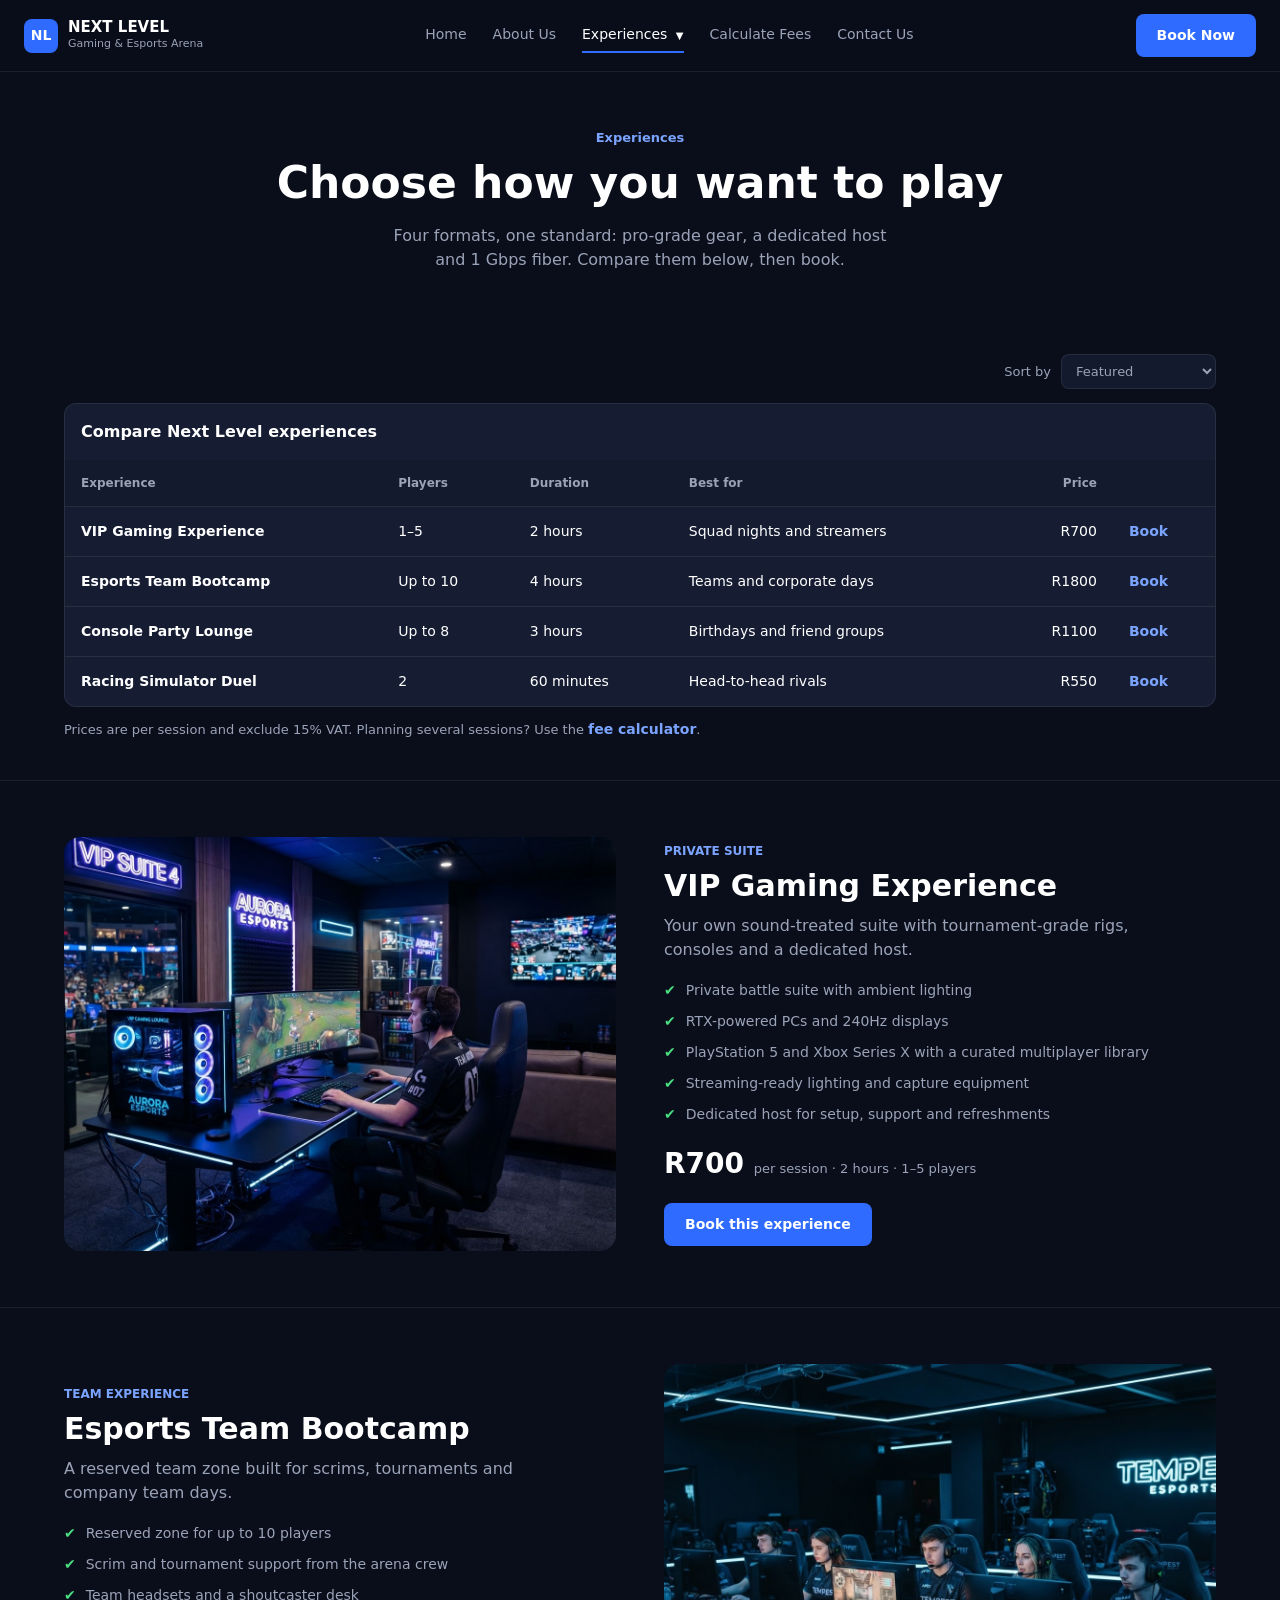
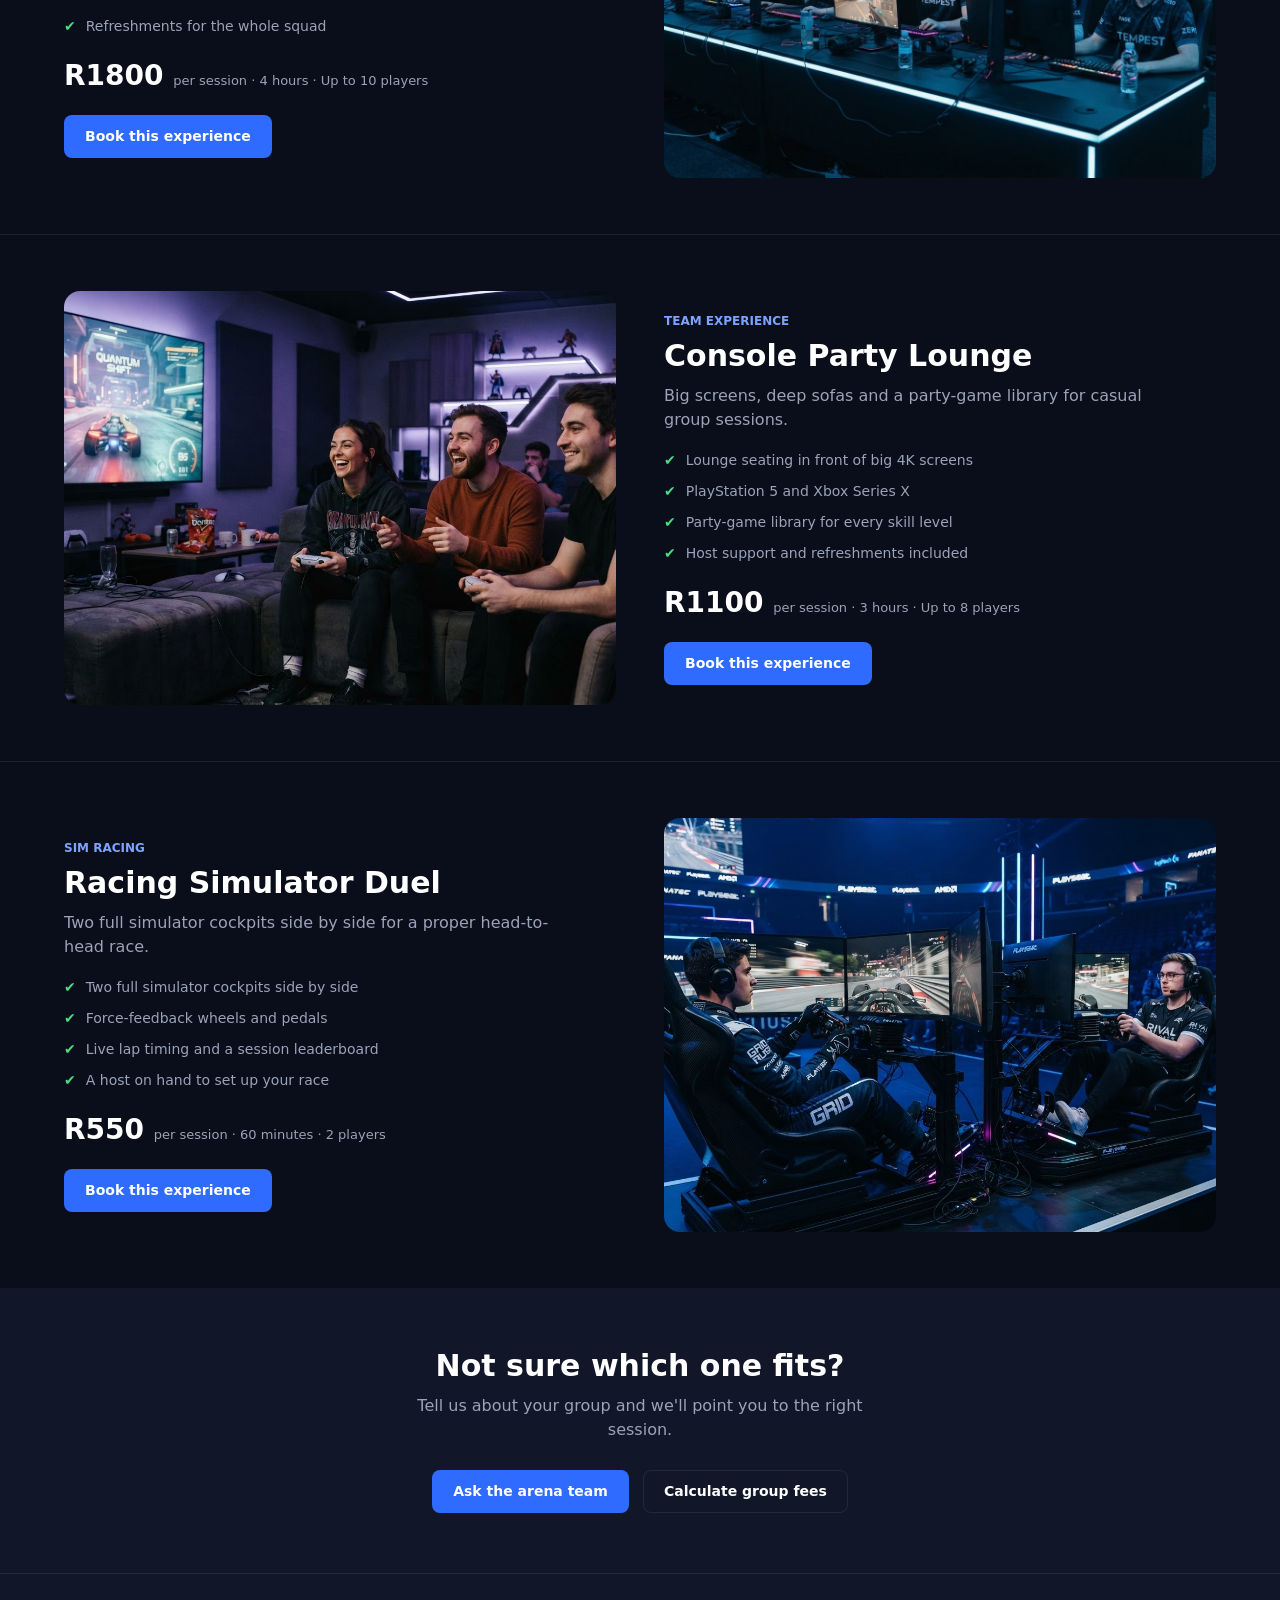
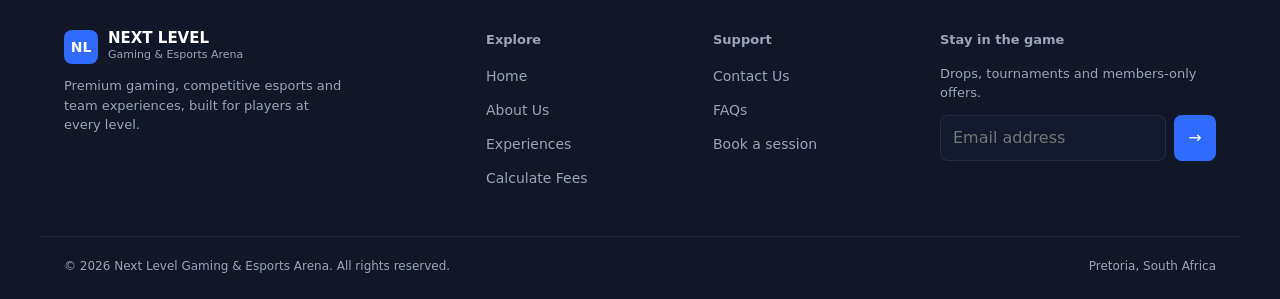
<file: experiences.html>
<!DOCTYPE html>
<html lang="en">
<head>
<meta charset="UTF-8">
<meta name="viewport" content="width=device-width, initial-scale=1.0">
<meta name="description" content="Compare VIP suites, team bootcamps, console lounges and racing simulators at Next Level.">
<title>Experiences | Next Level</title>
<link rel="icon" href="images/favicon.svg" type="image/svg+xml">
<link rel="stylesheet" href="css/style.css">
</head>
<body>
<a class="skip-link" href="#main">Skip to content</a>
<header class="navbar"><a class="logo" href="index.html" aria-label="Next Level home"><div class="mark">NL</div><div><div class="name">NEXT LEVEL</div><div class="sub">Gaming &amp; Esports Arena</div></div></a><nav id="site-nav" class="navlinks" aria-label="Main"><a href="index.html">Home</a><a href="about.html">About Us</a><div class="dropdown"><button type="button" class="dropdown-toggle active" aria-expanded="false" aria-haspopup="true" aria-controls="exp-menu">Experiences <span class="caret" aria-hidden="true">▼</span></button><ul class="dropdown-menu" id="exp-menu"><li><a class="all" href="experiences.html">All experiences</a></li><li><a href="experiences.html#vip">VIP Gaming Experience<small>1–5 players · 2 hours · R700</small></a></li><li><a href="experiences.html#bootcamp">Esports Team Bootcamp<small>Up to 10 players · 4 hours · R1800</small></a></li><li><a href="experiences.html#console">Console Party Lounge<small>Up to 8 players · 3 hours · R1100</small></a></li><li><a href="experiences.html#racing">Racing Simulator Duel<small>2 players · 60 minutes · R550</small></a></li></ul></div><a href="calculate-fees.html">Calculate Fees</a><a href="contact.html">Contact Us</a></nav><a class="btn" href="book.html">Book Now</a><button type="button" class="nav-toggle" aria-label="Open menu" aria-expanded="false" aria-controls="site-nav">☰</button></header>
<main id="main">

<section class="hero-center container">
  <div class="eyebrow">Experiences</div>
  <h1>Choose how you want to play</h1>
  <p class="lead">Four formats, one standard: pro-grade gear, a dedicated host and 1 Gbps fiber. Compare them below, then book.</p>
</section>

<section class="section container" style="padding-bottom:40px;">
  <div class="table-tools">
    <label for="sortTable">Sort by</label>
    <select id="sortTable">
      <option value="default">Featured</option>
      <option value="price-asc">Price: low to high</option>
      <option value="price-desc">Price: high to low</option>
      <option value="duration">Shortest session</option>
      <option value="players">Largest group</option>
    </select>
  </div>
  <div class="table-wrap">
    <table class="data">
      <caption>Compare Next Level experiences</caption>
      <thead><tr><th scope="col">Experience</th><th scope="col">Players</th><th scope="col">Duration</th><th scope="col">Best for</th><th scope="col" class="num">Price</th><th scope="col"><span class="visually-hidden">Action</span></th></tr></thead>
      <tbody id="compareBody"><tr data-order="0" data-price="700" data-hours="2" data-max="5"><th scope="row">VIP Gaming Experience</th><td>1–5</td><td>2 hours</td><td>Squad nights and streamers</td><td class="num">R700</td><td><a class="link" href="book.html?exp=vip">Book</a></td></tr><tr data-order="1" data-price="1800" data-hours="4" data-max="10"><th scope="row">Esports Team Bootcamp</th><td>Up to 10</td><td>4 hours</td><td>Teams and corporate days</td><td class="num">R1800</td><td><a class="link" href="book.html?exp=bootcamp">Book</a></td></tr><tr data-order="2" data-price="1100" data-hours="3" data-max="8"><th scope="row">Console Party Lounge</th><td>Up to 8</td><td>3 hours</td><td>Birthdays and friend groups</td><td class="num">R1100</td><td><a class="link" href="book.html?exp=console">Book</a></td></tr><tr data-order="3" data-price="550" data-hours="1" data-max="2"><th scope="row">Racing Simulator Duel</th><td>2</td><td>60 minutes</td><td>Head-to-head rivals</td><td class="num">R550</td><td><a class="link" href="book.html?exp=racing">Book</a></td></tr></tbody>
    </table>
  </div>
  <p class="muted" style="font-size:13px;margin-top:12px;">Prices are per session and exclude 15% VAT. Planning several sessions? Use the <a class="link" href="calculate-fees.html">fee calculator</a>.</p>
</section>

<section class="exp-detail" id="vip">
  <div class="container split">
    <img class="split-img" src="images/photo-14.png" alt="Private VIP gaming suite" loading="lazy">
    <div>
      <div class="tag">PRIVATE SUITE</div>
      <h2>VIP Gaming Experience</h2>
      <p class="lead">Your own sound-treated suite with tournament-grade rigs, consoles and a dedicated host.</p>
      <ul class="checklist"><li>Private battle suite with ambient lighting</li><li>RTX-powered PCs and 240Hz displays</li><li>PlayStation 5 and Xbox Series X with a curated multiplayer library</li><li>Streaming-ready lighting and capture equipment</li><li>Dedicated host for setup, support and refreshments</li></ul>
      <div class="big-price">R700 <small>per session · 2 hours · 1–5 players</small></div>
      <a class="btn" href="book.html?exp=vip">Book this experience</a>
    </div>
  </div>
</section>
<section class="exp-detail" id="bootcamp">
  <div class="container split reverse">
    <img class="split-img" src="images/photo-19.png" alt="Esports team competing together" loading="lazy">
    <div>
      <div class="tag">TEAM EXPERIENCE</div>
      <h2>Esports Team Bootcamp</h2>
      <p class="lead">A reserved team zone built for scrims, tournaments and company team days.</p>
      <ul class="checklist"><li>Reserved zone for up to 10 players</li><li>Scrim and tournament support from the arena crew</li><li>Team headsets and a shoutcaster desk</li><li>Refreshments for the whole squad</li></ul>
      <div class="big-price">R1800 <small>per session · 4 hours · Up to 10 players</small></div>
      <a class="btn" href="book.html?exp=bootcamp">Book this experience</a>
    </div>
  </div>
</section>
<section class="exp-detail" id="console">
  <div class="container split">
    <img class="split-img" src="images/photo-18.png" alt="Friends playing console games together on a couch" loading="lazy">
    <div>
      <div class="tag">TEAM EXPERIENCE</div>
      <h2>Console Party Lounge</h2>
      <p class="lead">Big screens, deep sofas and a party-game library for casual group sessions.</p>
      <ul class="checklist"><li>Lounge seating in front of big 4K screens</li><li>PlayStation 5 and Xbox Series X</li><li>Party-game library for every skill level</li><li>Host support and refreshments included</li></ul>
      <div class="big-price">R1100 <small>per session · 3 hours · Up to 8 players</small></div>
      <a class="btn" href="book.html?exp=console">Book this experience</a>
    </div>
  </div>
</section>
<section class="exp-detail" id="racing">
  <div class="container split reverse">
    <img class="split-img" src="images/photo-11.png" alt="Two racing simulator cockpits side by side" loading="lazy">
    <div>
      <div class="tag">SIM RACING</div>
      <h2>Racing Simulator Duel</h2>
      <p class="lead">Two full simulator cockpits side by side for a proper head-to-head race.</p>
      <ul class="checklist"><li>Two full simulator cockpits side by side</li><li>Force-feedback wheels and pedals</li><li>Live lap timing and a session leaderboard</li><li>A host on hand to set up your race</li></ul>
      <div class="big-price">R550 <small>per session · 60 minutes · 2 players</small></div>
      <a class="btn" href="book.html?exp=racing">Book this experience</a>
    </div>
  </div>
</section>
<section class="cta-band">
  <h2>Not sure which one fits?</h2>
  <p>Tell us about your group and we'll point you to the right session.</p>
  <div class="cta-actions"><a class="btn" href="contact.html">Ask the arena team</a><a class="btn btn-outline" href="calculate-fees.html">Calculate group fees</a></div>
</section>

</main>
<footer>
  <div class="container footer-grid">
    <div>
      <div class="logo"><div class="mark">NL</div><div><div class="name">NEXT LEVEL</div><div class="sub">Gaming &amp; Esports Arena</div></div></div>
      <p>Premium gaming, competitive esports and team experiences, built for players at every level.</p>
    </div>
    <div><h4>Explore</h4><ul><li><a href="index.html">Home</a></li><li><a href="about.html">About Us</a></li><li><a href="experiences.html">Experiences</a></li><li><a href="calculate-fees.html">Calculate Fees</a></li></ul></div>
    <div><h4>Support</h4><ul><li><a href="contact.html">Contact Us</a></li><li><a href="contact.html#faq">FAQs</a></li><li><a href="book.html">Book a session</a></li></ul></div>
    <div>
      <h4>Stay in the game</h4>
      <p style="margin-top:0;">Drops, tournaments and members-only offers.</p>
      <form class="newsletter" novalidate>
        <label class="visually-hidden" for="nl-email">Email address</label>
        <div class="row"><input id="nl-email" type="email" placeholder="Email address" autocomplete="email"><button type="submit" aria-label="Subscribe">→</button></div>
        <p class="msg" role="status" aria-live="polite"></p>
      </form>
    </div>
  </div>
  <div class="container footer-bottom">
    <span>© <span data-year>2026</span> Next Level Gaming &amp; Esports Arena. All rights reserved.</span>
    <span>Pretoria, South Africa</span>
  </div>
</footer>
<script src="js/main.js" defer></script>
</body>
</html>
</file>
<file: css/style.css>
/* ==========================================================================
   NEXT LEVEL - Gaming & Esports Arena
   One shared stylesheet for every page.
   Sections: 1 Tokens · 2 Base · 3 Header & dropdown · 4 Buttons · 5 Layout
             6 Cards · 7 Tables · 8 Forms & errors · 9 Booking · 10 Calculator
             11 Contact · 12 Footer · 13 Toast & dialog · 14 Responsive
   ========================================================================== */

/* 1. TOKENS */
:root {
  --bg: #0a0e1a;
  --panel: #111729;
  --card: #161d33;
  --card2: #141a2e;
  --blue: #2f6bff;
  --blue-soft: #7ba4ff;
  --purple: #7b3fe4;
  --text: #ffffff;
  --muted: #9aa3b8;
  --border: rgba(255, 255, 255, 0.08);
  --danger: #ff6b6b;
  --success: #4ade80;
  --radius: 12px;
  --shadow: 0 12px 32px rgba(0, 0, 0, 0.35);
}

/* 2. BASE */
*, *::before, *::after { box-sizing: border-box; margin: 0; padding: 0; }
html { scroll-behavior: smooth; }
body {
  background: var(--bg);
  color: var(--text);
  font-family: 'Segoe UI', system-ui, -apple-system, Roboto, Arial, sans-serif;
  line-height: 1.5;
  min-height: 100vh;
  display: flex;
  flex-direction: column;
}
main { flex: 1; }
img { max-width: 100%; display: block; }
a { color: inherit; text-decoration: none; }
button, input, select, textarea { font: inherit; color: inherit; }
ul { list-style: none; }
:focus-visible { outline: 2px solid var(--blue-soft); outline-offset: 2px; }
.container { max-width: 1200px; margin: 0 auto; padding: 0 24px; }
.visually-hidden {
  position: absolute !important; width: 1px; height: 1px; overflow: hidden;
  clip: rect(0 0 0 0); white-space: nowrap;
}
.skip-link {
  position: absolute; left: -999px; top: 8px; z-index: 300;
  background: var(--blue); padding: 8px 14px; border-radius: 8px;
}
.skip-link:focus { left: 8px; }

h1 { font-size: 44px; line-height: 1.15; margin-bottom: 16px; }
h2 { font-size: 30px; line-height: 1.2; margin-bottom: 10px; }
h3 { font-size: 18px; }
.lead { color: var(--muted); max-width: 520px; }
.eyebrow { color: var(--blue-soft); font-size: 13px; font-weight: 600; margin-bottom: 10px; }
.muted { color: var(--muted); }

/* 3. HEADER, NAV AND DROPDOWN */
.navbar {
  position: sticky; top: 0; z-index: 100;
  display: flex; align-items: center; justify-content: space-between; gap: 16px;
  padding: 14px 24px;
  background: rgba(10, 14, 26, 0.94);
  backdrop-filter: blur(10px);
  border-bottom: 1px solid var(--border);
}
.logo { display: flex; align-items: center; gap: 10px; }
.logo .mark {
  width: 34px; height: 34px; border-radius: 8px; background: var(--blue);
  display: flex; align-items: center; justify-content: center;
  font-weight: 700; font-size: 14px;
}
.logo .name { font-weight: 700; font-size: 15px; line-height: 1.15; }
.logo .sub { font-size: 11px; color: var(--muted); }

.navlinks { display: flex; align-items: center; gap: 26px; }
.navlinks > a,
.dropdown-toggle {
  color: var(--muted); font-size: 14px; padding: 6px 0; cursor: pointer;
  background: none; border: 0; border-bottom: 2px solid transparent;
}
.navlinks > a:hover, .dropdown-toggle:hover { color: var(--text); }
.navlinks > a[aria-current="page"],
.dropdown-toggle.active { color: var(--text); border-bottom-color: var(--blue); }

.dropdown { position: relative; }
.dropdown-toggle .caret { display: inline-block; margin-left: 4px; font-size: 10px; transition: transform 0.2s; }
.dropdown.open .caret { transform: rotate(180deg); }
.dropdown-menu {
  position: absolute; top: 100%; left: -14px; min-width: 270px; margin-top: 10px;
  background: var(--card); border: 1px solid var(--border); border-radius: var(--radius);
  padding: 8px; box-shadow: var(--shadow);
  opacity: 0; visibility: hidden; transform: translateY(-6px);
  transition: opacity 0.18s, transform 0.18s, visibility 0.18s;
}
/* invisible bridge so the menu stays open while the mouse crosses the gap */
.dropdown-menu::before { content: ""; position: absolute; top: -12px; left: 0; right: 0; height: 12px; }
.dropdown.open .dropdown-menu { opacity: 1; visibility: visible; transform: none; }
@media (hover: hover) and (min-width: 901px) {
  .dropdown:hover .dropdown-menu { opacity: 1; visibility: visible; transform: none; }
}
.dropdown-menu a { display: block; padding: 10px 12px; border-radius: 8px; font-size: 14px; }
.dropdown-menu a:hover, .dropdown-menu a:focus-visible { background: rgba(47, 107, 255, 0.16); }
.dropdown-menu small { display: block; color: var(--muted); font-size: 12px; }
.dropdown-menu .all { border-bottom: 1px solid var(--border); border-radius: 8px 8px 0 0; margin-bottom: 4px; font-weight: 600; }

.nav-toggle {
  display: none; background: var(--card); border: 1px solid var(--border);
  border-radius: 8px; width: 42px; height: 42px; font-size: 20px; cursor: pointer;
}

/* 4. BUTTONS */
.btn {
  display: inline-block; background: var(--blue); color: #fff; border: 1px solid transparent;
  padding: 10px 20px; border-radius: 8px; font-weight: 600; font-size: 14px;
  cursor: pointer; text-align: center; transition: opacity 0.15s, transform 0.15s, border-color 0.15s;
}
.btn:hover { opacity: 0.9; transform: translateY(-1px); }
.btn:disabled, .btn[aria-disabled="true"] { opacity: 0.4; cursor: not-allowed; transform: none; }
.btn-outline { background: transparent; border-color: var(--border); }
.btn-outline:hover { border-color: var(--blue-soft); opacity: 1; }
.btn-purple { background: var(--purple); }
.btn-block { display: block; width: 100%; }
.link { color: var(--blue-soft); font-size: 14px; font-weight: 600; }
.link:hover { text-decoration: underline; }

/* 5. LAYOUT */
.hero { padding: 70px 24px; }
.hero-grid { display: grid; grid-template-columns: 1.1fr 1fr; gap: 48px; align-items: center; }
.hero-center { text-align: center; padding: 56px 24px 12px; }
.hero-center .lead { margin: 0 auto; }
.badge {
  display: inline-block; background: rgba(47, 107, 255, 0.15); color: var(--blue-soft);
  font-size: 12px; padding: 6px 14px; border-radius: 20px; margin-bottom: 18px;
}
.hero .lead { margin-bottom: 28px; }
.hero-ctas { display: flex; gap: 14px; margin-bottom: 30px; flex-wrap: wrap; }
.hero-stats { display: flex; gap: 36px; flex-wrap: wrap; }
.hero-stats strong { display: block; font-size: 22px; }
.hero-stats span { font-size: 12px; color: var(--muted); }
.hero-photo {
  border-radius: 16px; width: 100%; aspect-ratio: 4 / 3; object-fit: cover;
  background: linear-gradient(135deg, #1a2140, #0d1122);
}
.trust {
  display: flex; justify-content: center; gap: 24px 56px; flex-wrap: wrap;
  padding: 22px 24px; border-top: 1px solid var(--border); border-bottom: 1px solid var(--border);
  color: var(--muted); font-size: 13px;
}
.section { padding: 70px 24px; }
.section.alt { background: var(--panel); }
.section-head { text-align: center; max-width: 580px; margin: 0 auto 40px; }
.section-head p { color: var(--muted); }
.split { display: grid; grid-template-columns: 1fr 1fr; gap: 48px; align-items: center; }
.split.reverse > :first-child { order: 2; }
.split-img { border-radius: 16px; width: 100%; aspect-ratio: 4 / 3; object-fit: cover; background: linear-gradient(135deg, #1a2140, #0d1122); }
.feature-list li { display: flex; gap: 14px; margin-bottom: 18px; }
.feature-ic {
  width: 40px; height: 40px; border-radius: 10px; flex-shrink: 0;
  background: rgba(47, 107, 255, 0.15); color: var(--blue);
  display: flex; align-items: center; justify-content: center;
}
.feature-list strong { display: block; margin-bottom: 2px; }
.feature-list span.txt { color: var(--muted); font-size: 14px; }
.cta-band { background: var(--panel); padding: 60px 24px; text-align: center; }
.cta-band p { color: var(--muted); max-width: 480px; margin: 0 auto 28px; }
.cta-actions { display: flex; justify-content: center; gap: 14px; flex-wrap: wrap; }

/* 6. CARDS */
.grid-4 { display: grid; grid-template-columns: repeat(4, 1fr); gap: 20px; }
.grid-3 { display: grid; grid-template-columns: repeat(3, 1fr); gap: 20px; }
.card { background: var(--card); border: 1px solid var(--border); border-radius: var(--radius); overflow: hidden; }
.card-img { width: 100%; aspect-ratio: 4 / 3; object-fit: cover; background: linear-gradient(135deg, #1a2140, #0d1122); }
.card-body { padding: 16px; }
.card-body h3 { font-size: 15px; margin-bottom: 6px; }
.card-body .meta { font-size: 12px; color: var(--muted); margin-bottom: 12px; }
.card-footer { display: flex; justify-content: space-between; align-items: center; }
.price { font-weight: 700; font-size: 15px; }
.pad-card { padding: 22px; }
.stars { color: #ffb020; font-size: 14px; margin-bottom: 12px; }
.pad-card p { color: var(--muted); font-size: 14px; margin-bottom: 14px; }
.person { font-weight: 600; font-size: 14px; }
.person-role { color: var(--muted); font-size: 12px; }
.stat-strip { display: grid; grid-template-columns: repeat(4, 1fr); gap: 16px; max-width: 1000px; margin: 32px auto 0; padding: 0 24px; }
.stat-card { background: var(--card); border: 1px solid var(--border); border-radius: var(--radius); padding: 18px; text-align: center; }
.stat-card strong { display: block; font-size: 24px; }
.stat-card span { color: var(--muted); font-size: 12px; }
.avatar {
  width: 84px; height: 84px; border-radius: 50%; margin: 0 auto 14px;
  background: linear-gradient(135deg, var(--blue), var(--purple));
  display: flex; align-items: center; justify-content: center; font-weight: 700; font-size: 24px;
}
.team-card { text-align: center; padding: 26px 16px; }
.team-card h4 { font-size: 16px; }
.team-card span { color: var(--muted); font-size: 13px; }
.checklist li { display: flex; gap: 10px; margin-bottom: 10px; font-size: 14px; color: var(--muted); }
.checklist li::before { content: "✔"; color: var(--success); flex-shrink: 0; }
.exp-detail { padding: 56px 24px; border-top: 1px solid var(--border); scroll-margin-top: 80px; }
.exp-detail .tag { color: var(--blue-soft); font-size: 12px; font-weight: 600; margin-bottom: 8px; }
.exp-detail .big-price { font-size: 28px; font-weight: 700; margin: 18px 0; }
.exp-detail .big-price small { font-size: 13px; color: var(--muted); font-weight: 400; }
.exp-detail p.lead { margin-bottom: 18px; }

/* 7. TABLES */
.table-wrap { overflow-x: auto; border: 1px solid var(--border); border-radius: var(--radius); background: var(--card); }
table.data { width: 100%; border-collapse: collapse; min-width: 620px; }
.data caption { text-align: left; padding: 16px; font-weight: 600; caption-side: top; }
.data th, .data td { padding: 14px 16px; text-align: left; border-bottom: 1px solid var(--border); font-size: 14px; }
.data thead th { font-size: 12px; font-weight: 600; color: var(--muted); background: var(--card2); }
.data tbody tr:hover { background: rgba(47, 107, 255, 0.06); }
.data tbody tr:last-child td, .data tbody tr:last-child th { border-bottom: none; }
.data tbody th { font-weight: 600; }
.data td.num, .data th.num { text-align: right; }
.table-tools { display: flex; align-items: center; justify-content: flex-end; gap: 10px; margin-bottom: 14px; font-size: 13px; color: var(--muted); }
.table-tools select { background: var(--card2); border: 1px solid var(--border); border-radius: 8px; padding: 8px 10px; }
.compact-table { width: 100%; border-collapse: collapse; }
.compact-table th, .compact-table td { padding: 9px 0; font-size: 14px; text-align: left; font-weight: 400; color: var(--muted); }
.compact-table td { text-align: right; color: var(--text); }
.compact-table tr.discount td { color: var(--success); }
.compact-table tr.total th, .compact-table tr.total td {
  border-top: 1px solid var(--border); padding-top: 14px;
  font-size: 17px; font-weight: 700; color: var(--text);
}
.compact-table tr.total td { color: var(--blue-soft); font-size: 22px; }

/* 8. FORMS AND ERRORS */
.field { margin-bottom: 18px; }
.field label, .field .label { display: block; font-size: 12px; color: var(--muted); margin-bottom: 8px; }
.field input, .field select, .field textarea {
  width: 100%; padding: 12px; background: var(--card2);
  border: 1px solid var(--border); border-radius: 8px; font-size: 14px;
}
.field textarea { min-height: 130px; resize: vertical; }
.field input:focus, .field select:focus, .field textarea:focus {
  border-color: var(--blue); outline: none; box-shadow: 0 0 0 3px rgba(47, 107, 255, 0.25);
}
select option { background: #141a2e; color: #fff; }
.field.has-error input, .field.has-error select, .field.has-error textarea { border-color: var(--danger); }
.error-msg { color: var(--danger); font-size: 12px; margin-top: 6px; }
.field-row { display: grid; grid-template-columns: 1fr 1fr; gap: 16px; }
.check-field { display: flex; gap: 10px; align-items: flex-start; font-size: 13px; color: var(--muted); margin-bottom: 18px; }
.check-field input { width: auto; margin-top: 3px; }
.form-alert { border-radius: 10px; padding: 12px 14px; font-size: 14px; margin-bottom: 18px; }
.form-alert.error { background: rgba(255, 107, 107, 0.1); border: 1px solid rgba(255, 107, 107, 0.4); color: #ffb3b3; }
.form-alert.success { background: rgba(74, 222, 128, 0.1); border: 1px solid rgba(74, 222, 128, 0.4); color: #b6f5ca; }
.form-alert[hidden] { display: none; }

/* 9. BOOKING */
.stepper { display: flex; max-width: 600px; margin: 32px auto 0; padding: 0 24px; }
.step { flex: 1; text-align: center; position: relative; }
.step .dot {
  width: 32px; height: 32px; border-radius: 50%; margin: 0 auto 8px;
  background: var(--card2); border: 1px solid var(--border);
  display: flex; align-items: center; justify-content: center;
  font-size: 13px; font-weight: 700; color: var(--muted);
}
.step.active .dot { background: var(--blue); color: #fff; border-color: var(--blue); }
.step.done .dot { background: var(--success); color: #0a0e1a; border-color: var(--success); }
.step span { font-size: 12px; color: var(--muted); }
.step.active span { color: var(--text); }
.step:not(:last-child)::after { content: ""; position: absolute; top: 16px; left: 60%; width: 80%; height: 1px; background: var(--border); }
.booking-section { padding: 36px 24px 70px; }
.panel { max-width: 720px; margin: 0 auto; background: var(--card); border: 1px solid var(--border); border-radius: 16px; padding: 32px; }
.panel h2 { font-size: 20px; margin-bottom: 20px; }
.exp-option {
  display: flex; justify-content: space-between; align-items: center; gap: 12px;
  padding: 16px; border: 1px solid var(--border); border-radius: 10px; margin-bottom: 12px; cursor: pointer;
}
.exp-option:hover { border-color: var(--blue-soft); }
.exp-option.selected { border-color: var(--blue); background: rgba(47, 107, 255, 0.08); }
.exp-option:focus-within { outline: 2px solid var(--blue-soft); outline-offset: 2px; }
.exp-option .name { font-weight: 600; margin-bottom: 4px; }
.exp-option .meta { font-size: 12px; color: var(--muted); }
.exp-option .price { font-weight: 700; }
.panel-footer { display: flex; justify-content: space-between; margin-top: 24px; gap: 12px; }
.summary-box { background: var(--card2); border: 1px solid var(--border); border-radius: 10px; padding: 14px 18px; margin-bottom: 20px; }
.confirm-box { text-align: center; padding: 12px 0; }
.confirm-icon {
  width: 64px; height: 64px; border-radius: 50%; margin: 0 auto 20px;
  background: rgba(74, 222, 128, 0.15); color: var(--success); font-size: 28px;
  display: flex; align-items: center; justify-content: center;
}
.confirm-box > p { color: var(--muted); margin-bottom: 20px; }
.ref-code { display: inline-block; background: var(--card2); border: 1px dashed var(--blue-soft); border-radius: 8px; padding: 8px 16px; font-weight: 700; letter-spacing: 1px; margin-bottom: 20px; }
.confirm-box .summary-box { text-align: left; }
.confirm-actions { display: flex; gap: 12px; justify-content: center; flex-wrap: wrap; }

/* 10. CALCULATOR */
.calc-section { padding: 36px 24px 56px; }
.calc-grid { display: grid; grid-template-columns: 2fr 1fr; gap: 24px; align-items: start; }
.selected-head { display: flex; justify-content: space-between; align-items: flex-start; gap: 12px; }
.selected-head h2 { font-size: 20px; margin-bottom: 4px; }
.selected-head p { color: var(--muted); font-size: 13px; }
.count { background: var(--card2); color: var(--blue-soft); font-size: 12px; padding: 4px 10px; border-radius: 12px; white-space: nowrap; }
.calc-card {
  background: var(--card); border: 1px solid var(--border); border-radius: var(--radius);
  padding: 18px; display: grid; grid-template-columns: 90px 1fr auto; gap: 16px; align-items: center; margin-top: 16px;
}
.calc-thumb { width: 90px; height: 70px; border-radius: 8px; object-fit: cover; background: linear-gradient(135deg, #1a2140, #0d1122); }
.calc-tag { font-size: 11px; color: var(--blue-soft); margin-bottom: 2px; }
.calc-name { font-size: 16px; font-weight: 600; margin-bottom: 4px; }
.calc-meta { font-size: 12px; color: var(--muted); }
.calc-controls { display: flex; gap: 24px; margin-top: 10px; flex-wrap: wrap; }
.calc-controls .label { font-size: 11px; color: var(--muted); display: block; margin-bottom: 6px; }
.qty-btns { display: flex; align-items: center; gap: 8px; }
.qty-btns button { width: 28px; height: 28px; border-radius: 6px; border: 1px solid var(--border); background: var(--card2); cursor: pointer; }
.qty-btns button:hover:not(:disabled) { border-color: var(--blue-soft); }
.qty-btns button:disabled { opacity: 0.35; cursor: not-allowed; }
.qty-btns output { min-width: 20px; text-align: center; }
.calc-controls select { background: var(--card2); border: 1px solid var(--border); padding: 6px 10px; border-radius: 6px; font-size: 13px; }
.calc-right { text-align: right; }
.calc-price { font-weight: 700; font-size: 16px; margin-bottom: 10px; }
.remove-btn { color: var(--danger); font-size: 12px; background: none; border: none; cursor: pointer; }
.remove-btn:hover { text-decoration: underline; }
.add-row { display: flex; gap: 10px; margin-top: 20px; }
.add-row select { flex: 1; padding: 12px; background: var(--card2); border: 1px dashed var(--blue-soft); border-radius: var(--radius); color: var(--text); }
.empty-state { margin-top: 16px; padding: 32px 20px; text-align: center; border: 1px dashed var(--border); border-radius: var(--radius); color: var(--muted); }
.empty-state strong { display: block; color: var(--text); margin-bottom: 4px; }
.custom-banner {
  margin-top: 16px; padding: 16px; font-size: 14px; border: 1px solid var(--border); border-radius: var(--radius);
  background: linear-gradient(90deg, rgba(123, 63, 228, 0.15), rgba(47, 107, 255, 0.1));
}
.summary { background: var(--card); border: 1px solid var(--border); border-radius: 16px; padding: 22px; position: sticky; top: 90px; }
.summary-head { margin-bottom: 14px; }
.summary-head h2 { font-size: 18px; margin-bottom: 0; }
.summary-head small { color: var(--muted); font-size: 12px; }
.hint { background: rgba(47, 107, 255, 0.1); border-radius: 8px; padding: 10px; font-size: 12px; color: var(--muted); margin: 14px 0; }
.summary .btn { margin-bottom: 10px; }
.flow-card { padding: 22px; text-align: left; }
.flow-card .ic { color: var(--blue); font-size: 22px; margin-bottom: 12px; }
.flow-card h3 { font-size: 16px; margin-bottom: 6px; }
.flow-card p { color: var(--muted); font-size: 13px; }

/* 11. CONTACT */
.method-strip { display: grid; grid-template-columns: repeat(3, 1fr); gap: 16px; max-width: 1152px; margin: 28px auto 0; padding: 0 24px; }
.method-card { background: var(--card); border: 1px solid var(--border); border-radius: var(--radius); padding: 20px; }
.method-card .ic { font-size: 20px; margin-bottom: 8px; }
.method-card .lbl { color: var(--muted); font-size: 12px; }
.method-card .val { font-weight: 600; margin: 2px 0; }
.method-card .sub { color: var(--muted); font-size: 12px; }
.resp-note { display: inline-block; background: var(--card); border: 1px solid var(--border); border-radius: 10px; padding: 10px 14px; font-size: 13px; color: var(--muted); }
.hero-photo-wrap { position: relative; }
.hero-photo-wrap .tag { position: absolute; left: 14px; bottom: 14px; background: rgba(10, 14, 26, 0.85); padding: 6px 12px; border-radius: 20px; font-size: 12px; }
.form-grid { display: grid; grid-template-columns: 1fr 1.2fr; gap: 48px; align-items: start; }
.form-card { background: var(--card); border: 1px solid var(--border); border-radius: 16px; padding: 28px; }
.form-card h3 { margin-bottom: 4px; }
.form-card .note { font-size: 12px; color: var(--muted); margin-bottom: 18px; }
.form-footer { display: flex; justify-content: space-between; align-items: center; gap: 16px; }
.form-footer p { font-size: 12px; color: var(--muted); max-width: 260px; }
.bullets li { margin: 8px 0; color: var(--muted); font-size: 14px; }
.bullets li::before { content: "•"; color: var(--blue-soft); margin-right: 8px; }
.privacy-note { margin-top: 20px; font-size: 13px; color: var(--muted); }
.map-grid { display: grid; grid-template-columns: 1.6fr 1fr; gap: 20px; margin-top: 28px; }
.map-box {
  min-height: 300px; border-radius: var(--radius); border: 1px solid var(--border);
  background: linear-gradient(135deg, #1a2140, #0d1122);
  display: flex; align-items: center; justify-content: center; color: var(--muted); font-size: 14px; text-align: center; padding: 20px;
}
.map-info { background: var(--card); border: 1px solid var(--border); border-radius: var(--radius); padding: 22px; }
.map-info p { color: var(--muted); margin: 8px 0 16px; font-size: 14px; }
.map-info h3 { margin-bottom: 4px; }
.small-label { font-size: 12px; font-weight: 600; color: var(--muted); margin: 20px 0 8px; }
.map-info li { font-size: 13px; color: var(--muted); margin-bottom: 6px; }
.hours-community { display: grid; grid-template-columns: 1.4fr 1fr; gap: 20px; max-width: 1152px; margin: 0 auto; padding: 0 24px 70px; }
.panel-card { background: var(--card); border: 1px solid var(--border); border-radius: var(--radius); padding: 22px; }
.panel-head { display: flex; justify-content: space-between; align-items: center; margin-bottom: 8px; }
.open-badge { font-size: 11px; font-weight: 700; padding: 4px 10px; border-radius: 12px; background: rgba(74, 222, 128, 0.15); color: var(--success); }
.open-badge.closed { background: rgba(255, 107, 107, 0.15); color: var(--danger); }
.hours-table { width: 100%; border-collapse: collapse; }
.hours-table th, .hours-table td { padding: 10px 0; font-size: 14px; text-align: left; font-weight: 400; border-bottom: 1px solid var(--border); }
.hours-table th { color: var(--muted); }
.hours-table td { text-align: right; }
.hours-table tr.today th, .hours-table tr.today td { color: var(--text); font-weight: 700; }
.hours-note { font-size: 12px; color: var(--muted); margin-top: 12px; }
.social-row { display: flex; gap: 10px; margin: 14px 0; }
.social-row a { width: 40px; height: 40px; border-radius: 10px; border: 1px solid var(--border); background: var(--card2); display: flex; align-items: center; justify-content: center; }
.social-row a:hover { border-color: var(--blue-soft); }
.faq-list { max-width: 800px; margin: 24px auto 0; }
.faq-item { background: var(--card); border: 1px solid var(--border); border-radius: var(--radius); margin-bottom: 12px; }
.faq-q { width: 100%; display: flex; justify-content: space-between; align-items: center; gap: 12px; padding: 16px 18px; background: none; border: 0; cursor: pointer; text-align: left; font-weight: 600; }
.faq-q .arrow { color: var(--blue-soft); transition: transform 0.2s; }
.faq-q[aria-expanded="true"] .arrow { transform: rotate(180deg); }
.faq-a { padding: 0 18px 16px; color: var(--muted); font-size: 14px; }
.faq-a[hidden] { display: none; }

/* 12. FOOTER */
footer { background: var(--panel); padding: 56px 24px 24px; border-top: 1px solid var(--border); }
.footer-grid { display: grid; grid-template-columns: 2fr 1fr 1fr 1.4fr; gap: 32px; margin-bottom: 36px; }
footer h4 { font-size: 13px; margin-bottom: 14px; color: var(--muted); }
footer li { margin-bottom: 10px; }
footer li a { color: var(--muted); font-size: 14px; }
footer li a:hover { color: var(--text); }
footer p { color: var(--muted); font-size: 13px; margin-top: 12px; max-width: 280px; }
.newsletter { margin-top: 12px; }
.newsletter .row { display: flex; gap: 8px; }
.newsletter input { flex: 1; min-width: 0; padding: 10px 12px; border-radius: 8px; border: 1px solid var(--border); background: var(--card2); }
.newsletter button { background: var(--blue); border: none; border-radius: 8px; width: 42px; color: #fff; cursor: pointer; }
.newsletter .msg { font-size: 12px; margin-top: 8px; }
.newsletter .msg.error { color: var(--danger); }
.newsletter .msg.success { color: var(--success); }
.footer-bottom { border-top: 1px solid var(--border); padding-top: 20px; display: flex; justify-content: space-between; gap: 12px; flex-wrap: wrap; color: var(--muted); font-size: 12px; }

/* 13. TOAST AND DIALOG */
#toast {
  position: fixed; left: 50%; bottom: 24px; z-index: 400;
  transform: translate(-50%, 20px); opacity: 0; pointer-events: none;
  background: var(--card); border: 1px solid var(--border); border-left: 4px solid var(--success);
  border-radius: 10px; padding: 12px 18px; max-width: calc(100% - 32px); font-size: 14px; box-shadow: var(--shadow);
  transition: opacity 0.2s, transform 0.2s;
}
#toast.show { opacity: 1; transform: translate(-50%, 0); }
#toast.error { border-left-color: var(--danger); }
dialog {
  background: var(--card); color: var(--text); border: 1px solid var(--border);
  border-radius: 16px; padding: 28px; width: calc(100% - 32px); max-width: 460px;
  margin: auto;
}
dialog::backdrop { background: rgba(0, 0, 0, 0.65); }
dialog h2 { font-size: 20px; }
dialog .dialog-actions { display: flex; gap: 10px; justify-content: flex-end; margin-top: 8px; }

/* 14. RESPONSIVE */
@media (max-width: 900px) {
  h1 { font-size: 34px; }
  .nav-toggle { display: block; order: 3; }
  .navbar > .btn { margin-left: auto; }
  .navlinks {
    display: none; position: absolute; top: 100%; left: 0; right: 0;
    flex-direction: column; align-items: stretch; gap: 0; padding: 8px 24px 16px;
    background: var(--bg); border-bottom: 1px solid var(--border);
  }
  .navlinks.open { display: flex; }
  .navlinks > a, .dropdown-toggle { padding: 14px 0; border-bottom: 1px solid var(--border); text-align: left; width: 100%; }
  .dropdown-menu {
    position: static; opacity: 1; visibility: visible; transform: none; display: none;
    box-shadow: none; margin: 0; border: 0; background: var(--card2); border-radius: 8px;
  }
  .dropdown-menu::before { display: none; }
  .dropdown.open .dropdown-menu { display: block; }
  .hero-grid, .split, .form-grid, .map-grid, .hours-community, .calc-grid { grid-template-columns: 1fr; }
  .split.reverse > :first-child { order: 0; }
  .grid-4 { grid-template-columns: repeat(2, 1fr); }
  .grid-3 { grid-template-columns: 1fr; }
  .stat-strip { grid-template-columns: repeat(2, 1fr); }
  .method-strip { grid-template-columns: 1fr; }
  .footer-grid { grid-template-columns: 1fr 1fr; }
  .calc-card { grid-template-columns: 70px 1fr; }
  .calc-right { grid-column: 1 / -1; display: flex; justify-content: space-between; align-items: center; text-align: left; }
  .calc-price { margin-bottom: 0; }
  .summary { position: static; }
}
@media (max-width: 600px) {
  .field-row { grid-template-columns: 1fr; }
  .grid-4 { grid-template-columns: 1fr; }
  .panel, .form-card { padding: 20px; }
  .form-footer { flex-direction: column; align-items: stretch; }
  .form-footer p { max-width: none; }
  .add-row { flex-direction: column; }
  .footer-grid { grid-template-columns: 1fr; }
  .hero { padding: 44px 24px; }
}
@media (prefers-reduced-motion: reduce) {
  html { scroll-behavior: auto; }
  * { transition: none !important; }
}
</file>
